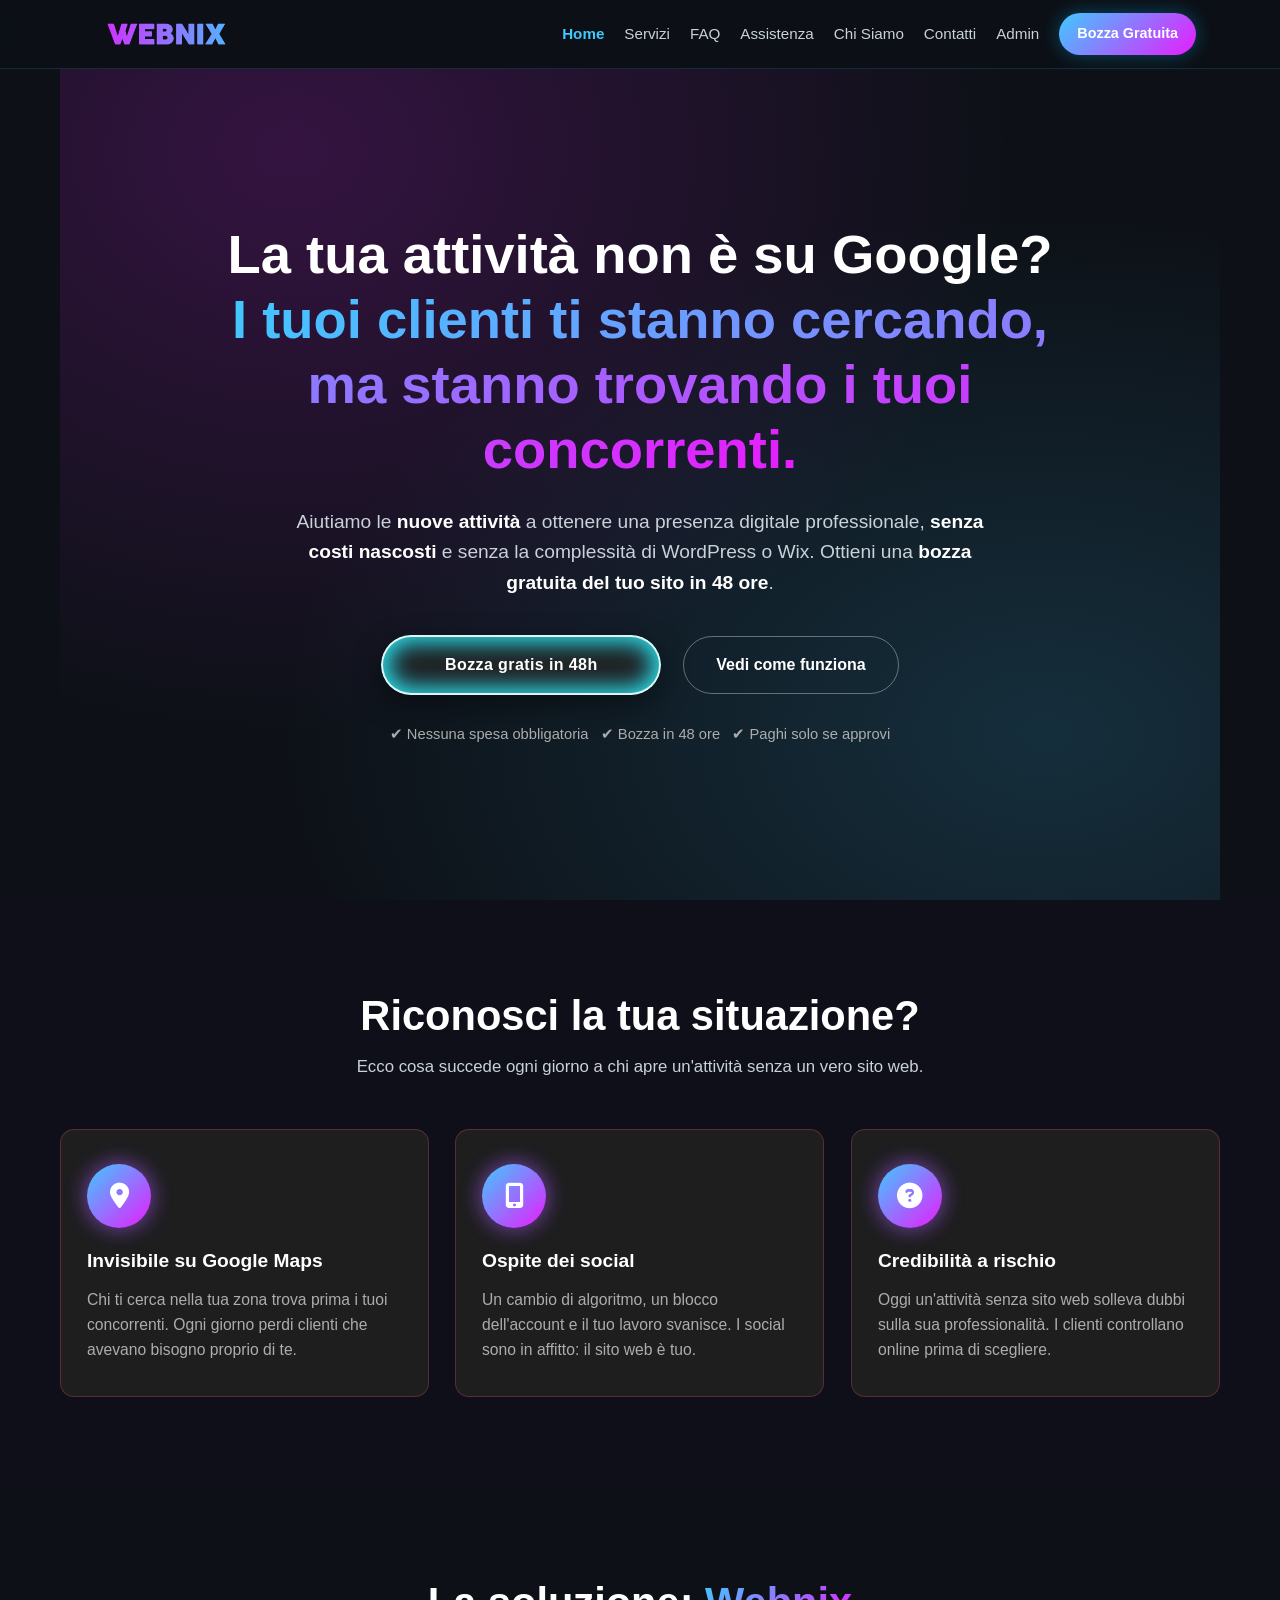
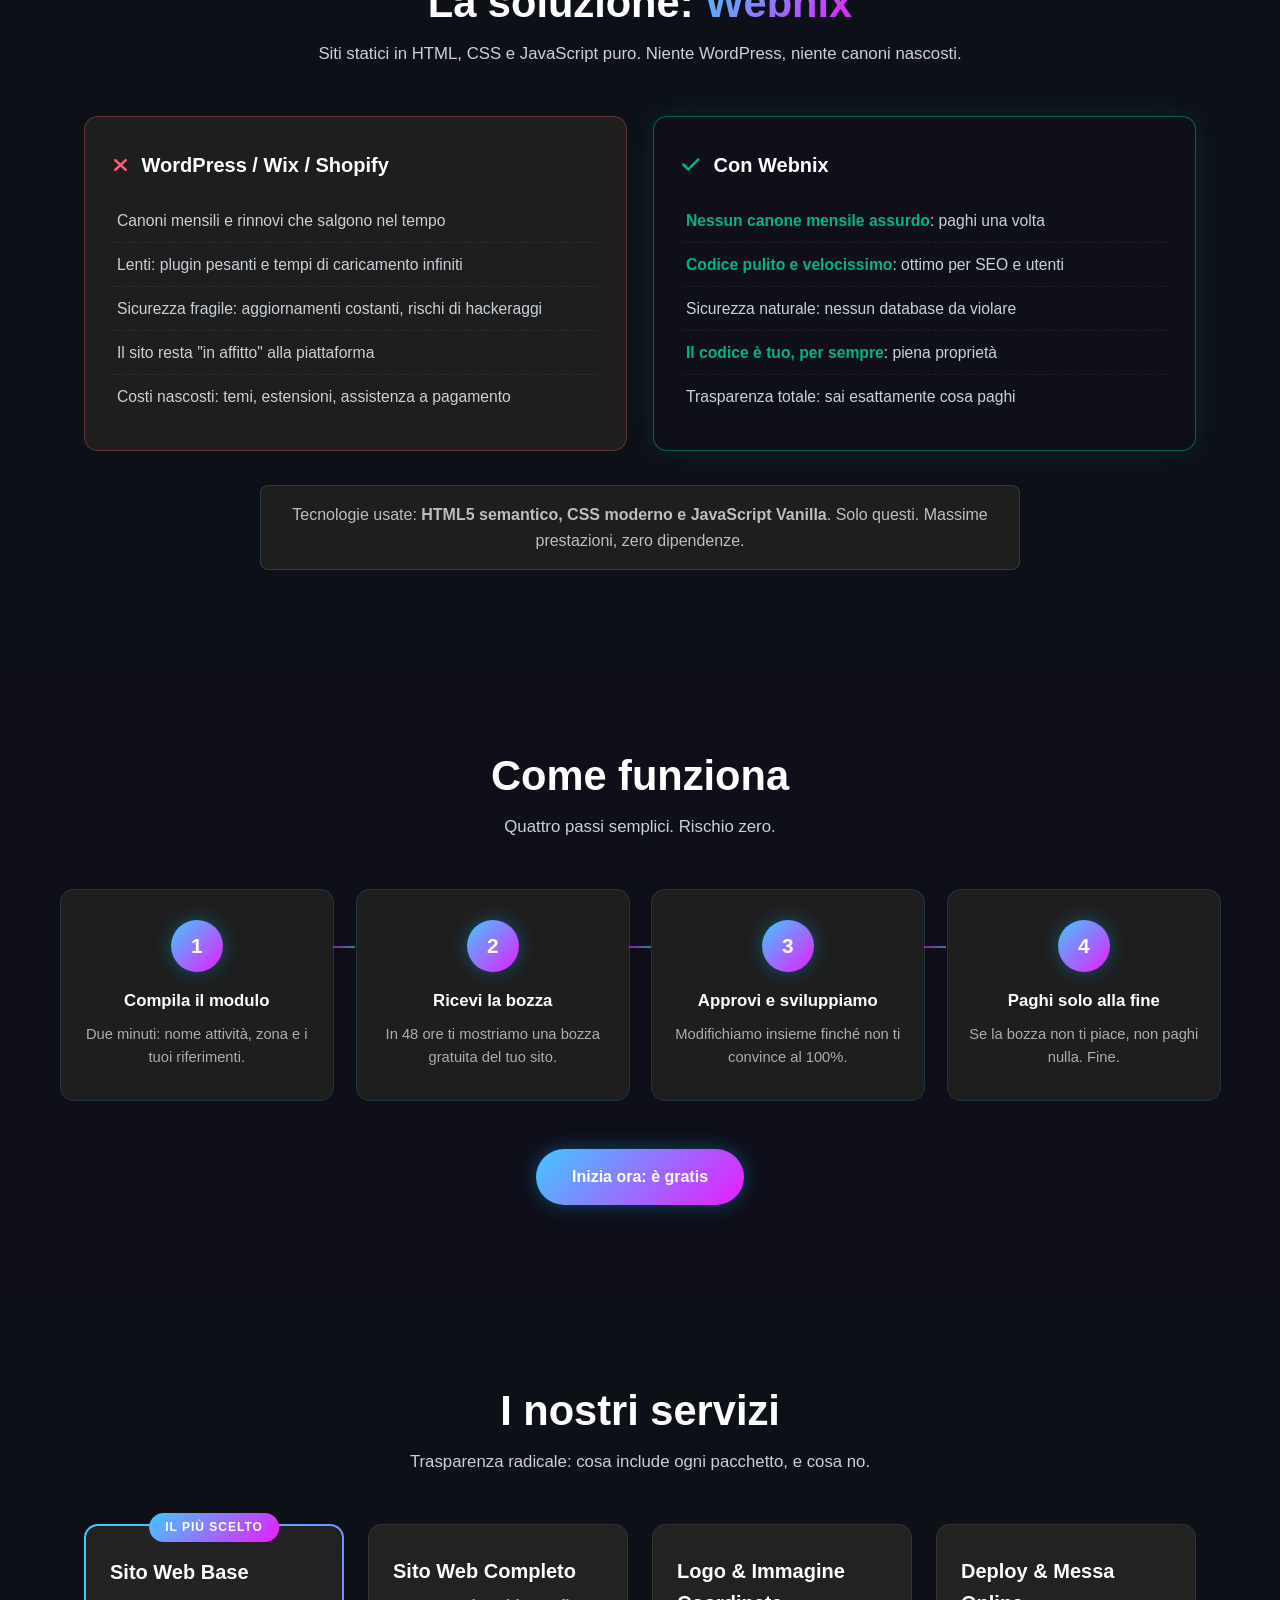
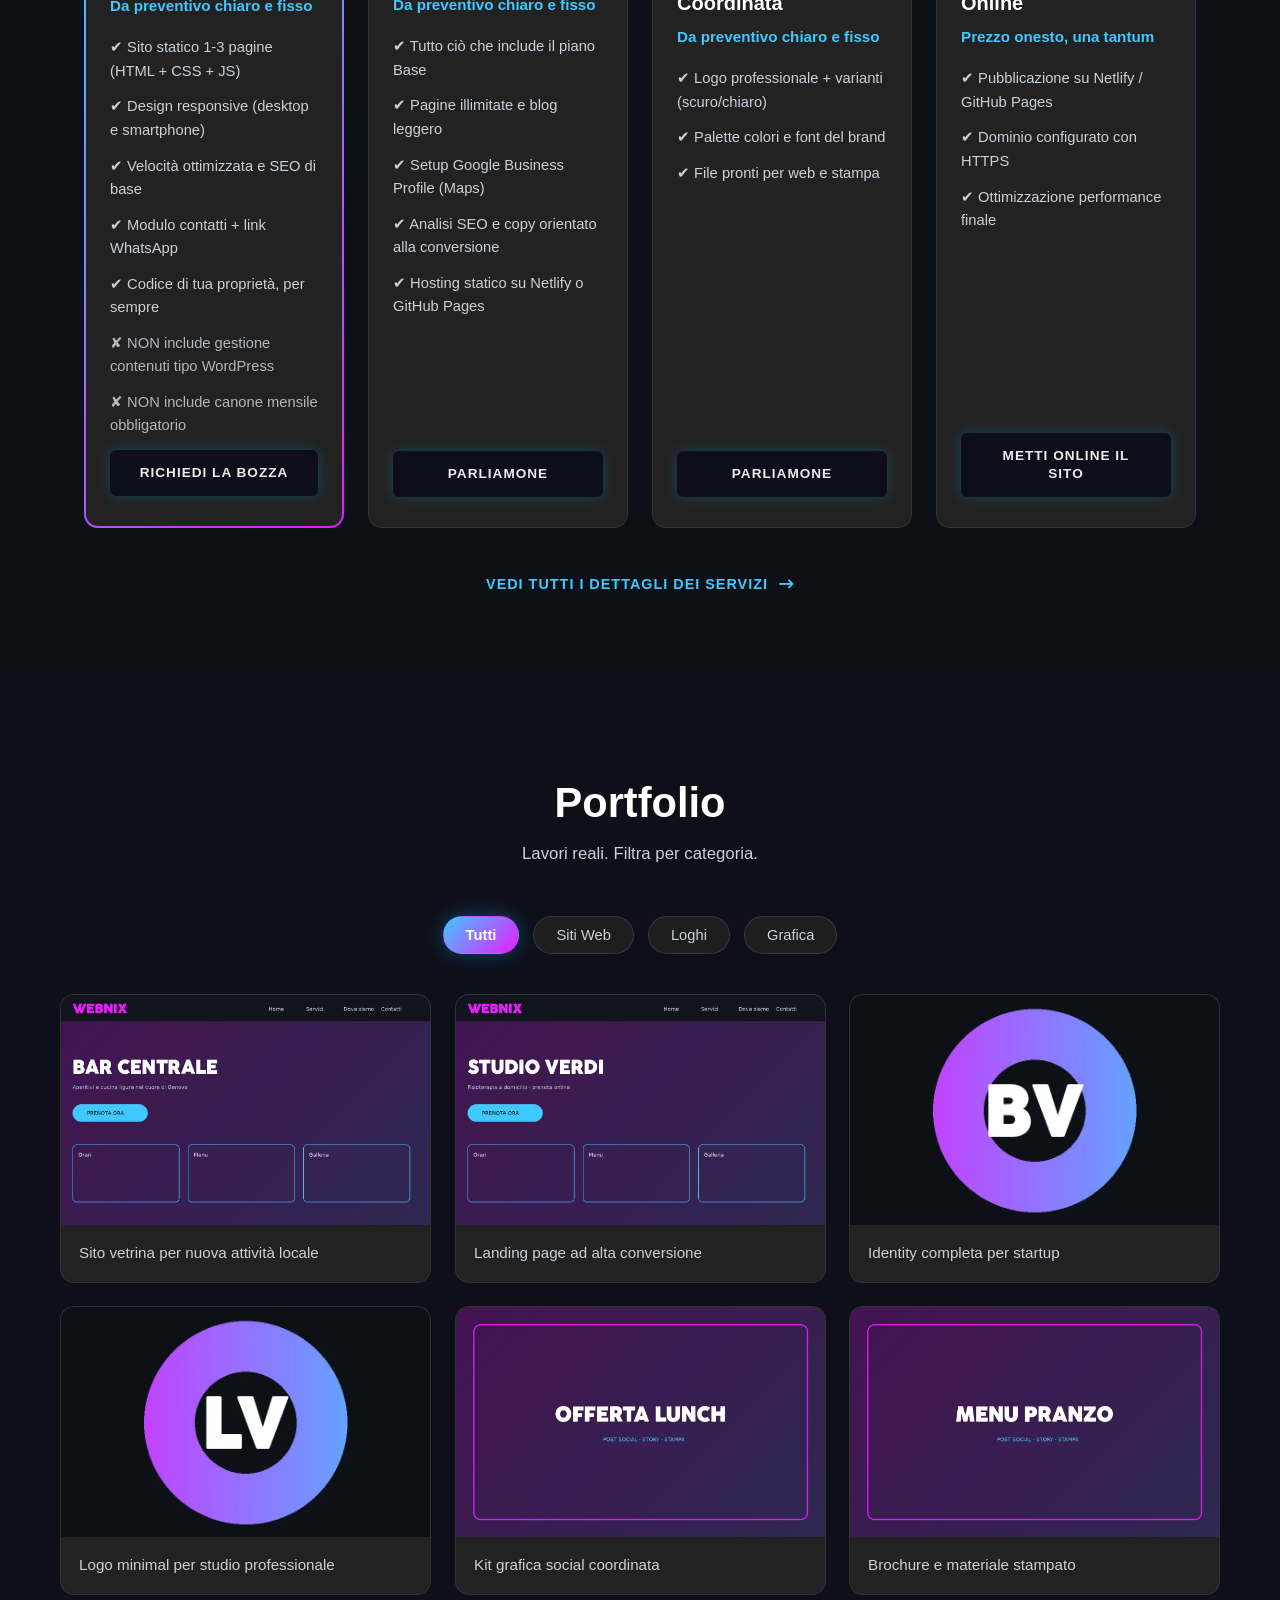
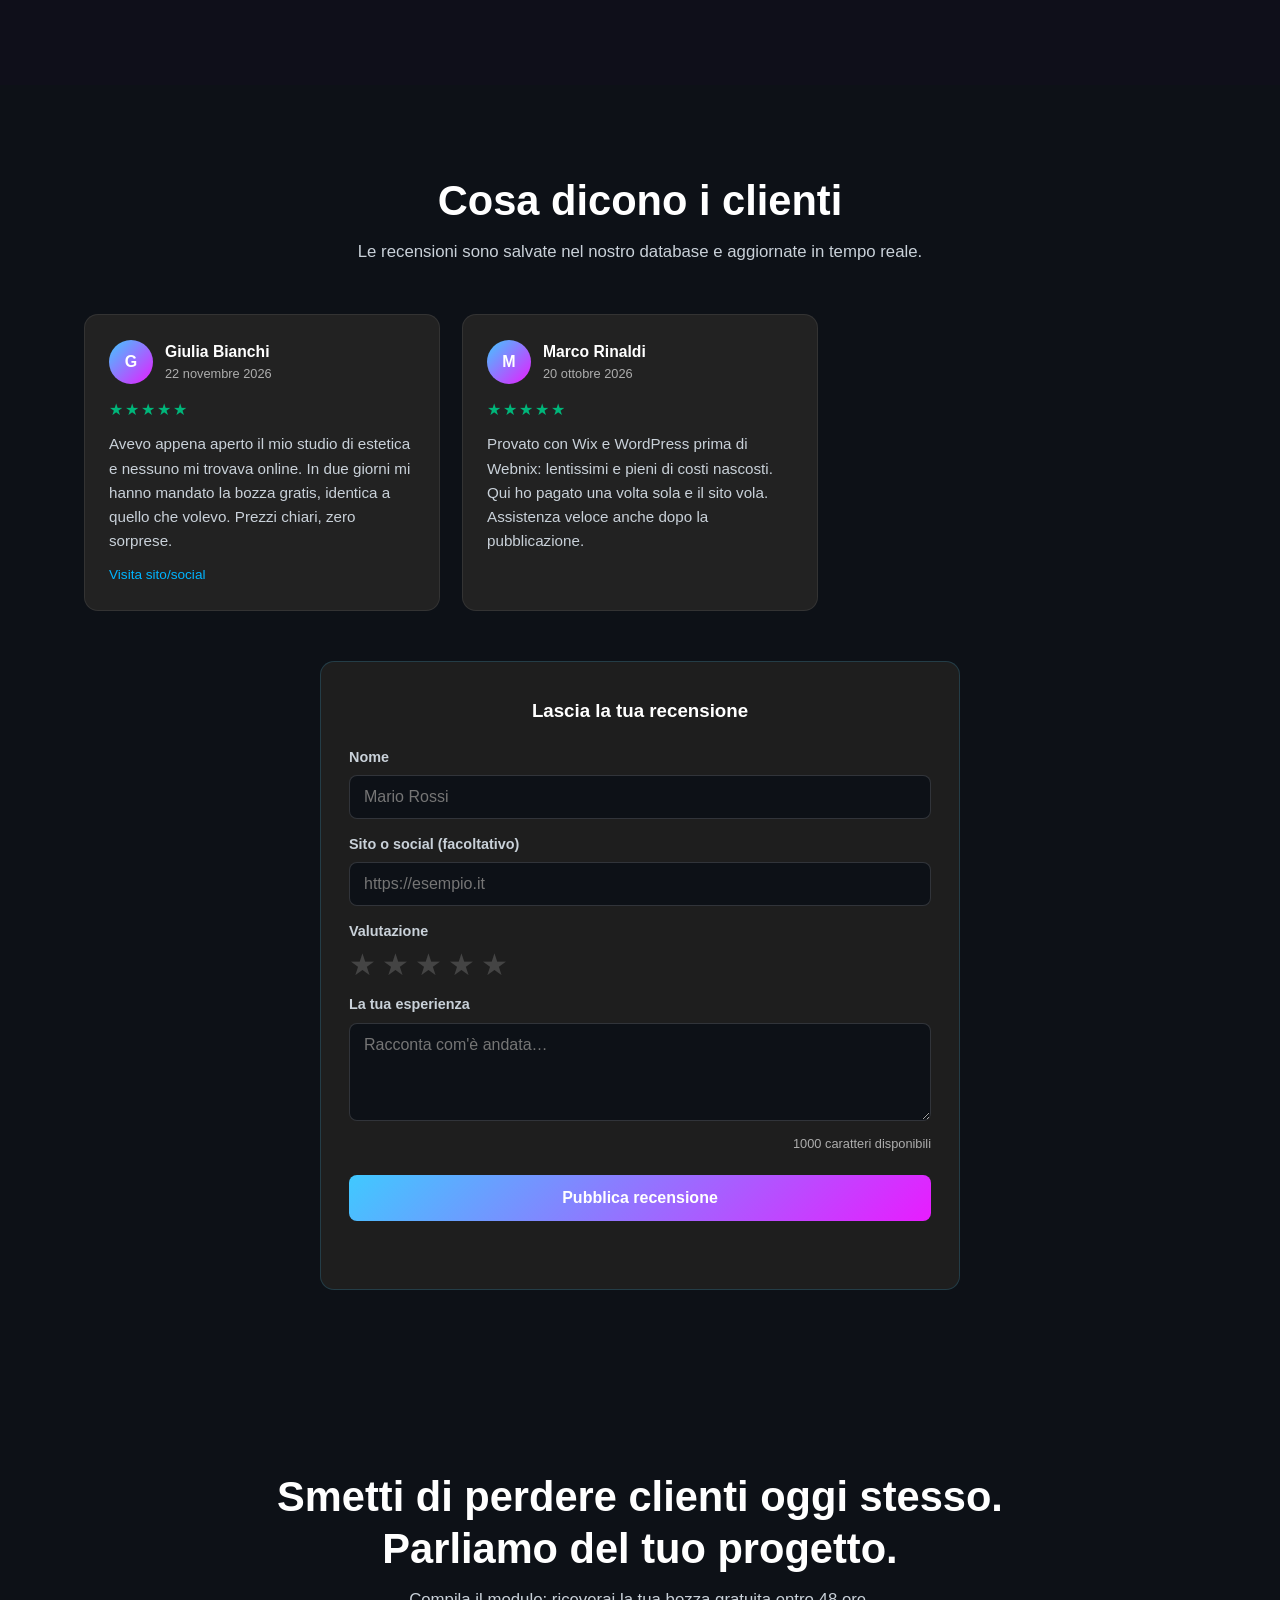
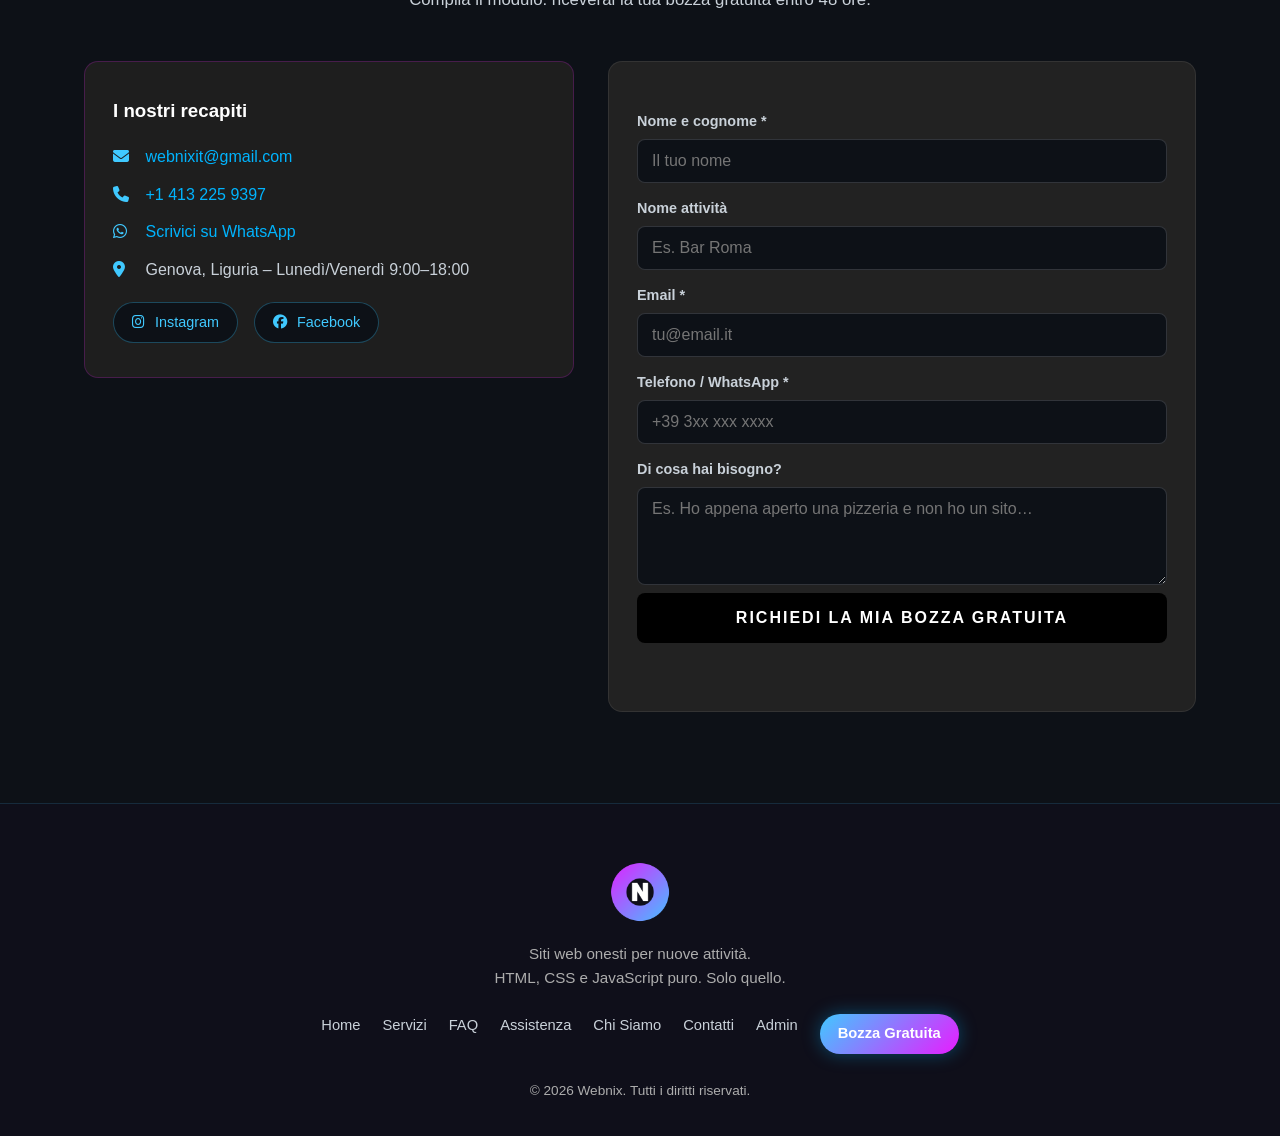
<file: index.html>
<!DOCTYPE html>
<html lang="it">
<head>
  <meta charset="UTF-8">
  <meta name="viewport" content="width=device-width, initial-scale=1.0">
  <title>Webnix | Siti Web per Nuove Attività – Bozza Gratuita in 48 Ore</title>
  <meta name="description" content="La tua attività non è su Google? Webnix crea siti web professionali per nuove attività, senza costi nascosti e senza WordPress. Bozza gratuita in 48 ore, paghi solo se ti piace.">
  <meta property="og:title" content="Webnix | Il tuo sito web professionale in 48 ore">
  <meta property="og:description" content="Bozza gratuita in 48 ore. Paghi solo se ti piace. Nessun canone mensile assurdo.">
  <meta property="og:type" content="website">
  <meta property="og:url" content="https://webnix.it">
  <link rel="icon" href="favicon.ico">
  <link rel="stylesheet" href="style.css">
  <!-- Font Awesome: unico uso di classi esterne (marker tecnici fa-solid / fa-brands) -->
  <link rel="stylesheet" href="https://cdnjs.cloudflare.com/ajax/libs/font-awesome/6.5.2/css/all.min.css">

  <!-- Dati strutturati Schema.org (SEO locale) -->
  <script type="application/ld+json">
  {
    "@context": "https://schema.org",
    "@type": "LocalBusiness",
    "name": "Webnix Digital Agency",
    "email": "webnixit@gmail.com",
    "telephone": "+14132259397",
    "url": "https://webnix.it",
    "address": {
      "@type": "PostalAddress",
      "addressLocality": "Genova",
      "addressRegion": "Liguria",
      "addressCountry": "IT"
    },
    "openingHoursSpecification": {
      "@type": "OpeningHoursSpecification",
      "dayOfWeek": ["Monday", "Tuesday", "Wednesday", "Thursday", "Friday"],
      "opens": "09:00",
      "closes": "18:00"
    },
    "sameAs": [
      "https://www.instagram.com/webnix.it",
      "https://www.facebook.com/people/Webnix-Digital-Agency/61582890411506/"
    ]
  }
  </script>
</head>
<body>

  <!-- ============ LOADER GLOBALE ============ -->
  <div id="global-loader2" aria-hidden="true">
    <div id="loader2-anello">
      <div id="loader2-cerchio">
        <span id="loader2-brand">WEBNIX</span>
        <span id="loader2-tag">DIGITAL AGENCY</span>
      </div>
    </div>
    <p id="loader2-testo">Caricamento in corso...</p>
    <div id="loader2-barra"><span id="loader2-progresso"></span></div>
  </div>

  <!-- ============ OVERLAY MENU MOBILE ============ -->
  <div id="menu-overlay"></div>

  <!-- ============ HEADER / NAV (fisso) ============ -->
  <header id="header">
    <div id="header-inner">
      <a href="index.html" id="logo-link" aria-label="Webnix - torna alla home">
        <img id="logo-img" src="loghi/WEBNIX.png" alt="Logo Webnix">
      </a>
      <nav id="nav-desktop" aria-label="Navigazione principale">
        <a href="index.html" id="link-home">Home</a>
        <a href="servizi.html" id="link-servizi">Servizi</a>
        <a href="faq.html" id="link-faq">FAQ</a>
        <a href="assistenza.html" id="link-assistenza">Assistenza</a>
        <a href="chi-siamo.html" id="link-chisiamo">Chi Siamo</a>
        <a href="contatti.html" id="link-contatti">Contatti</a>
        <a href="admin.html" id="link-admin">Admin</a>
        <a href="index.html#contatti" id="nav-cta">Bozza Gratuita</a>
      </nav>
      <button id="menu-toggle" aria-label="Apri menu" aria-expanded="false">
        <span id="hamburger"></span>
      </button>
    </div>
  </header>

  <!-- ============ DRAWER MOBILE ============ -->
  <nav id="nav-mobile" aria-label="Navigazione mobile">
    <a href="index.html"><i class="fa-solid fa-house" aria-hidden="true"></i> Home</a>
    <a href="servizi.html"><i class="fa-solid fa-briefcase" aria-hidden="true"></i> Servizi</a>
    <a href="faq.html"><i class="fa-solid fa-circle-question" aria-hidden="true"></i> FAQ</a>
    <a href="assistenza.html"><i class="fa-solid fa-screwdriver-wrench" aria-hidden="true"></i> Assistenza</a>
    <a href="chi-siamo.html"><i class="fa-solid fa-users" aria-hidden="true"></i> Chi Siamo</a>
    <a href="contatti.html"><i class="fa-solid fa-envelope" aria-hidden="true"></i> Contatti</a>
    <a href="admin.html"><i class="fa-solid fa-lock" aria-hidden="true"></i> Admin</a>
    <a href="index.html#contatti" id="nav-mobile-cta">Bozza Gratuita</a>
  </nav>

  <main>

    <!-- ============ 1. HERO (full-bleed a tutto schermo) ============ -->
    <section id="hero">
      <div id="hero-content">
        <h1 id="hero-title">La tua attività non è su Google?<br>
          <span id="hero-highlight">I tuoi clienti ti stanno cercando,<br>ma stanno trovando i tuoi concorrenti.</span>
        </h1>
        <p id="hero-sub">Aiutiamo le <strong>nuove attività</strong> a ottenere una presenza digitale professionale,
          <strong>senza costi nascosti</strong> e senza la complessità di WordPress o Wix.
          Ottieni una <strong>bozza gratuita del tuo sito in 48 ore</strong>.</p>
        <div id="hero-buttons">
          <a href="#contatti" id="bottone1">
            <span id="bottone1-layer1"></span>
            <span id="bottone1-layer2"></span>
            <span id="bottone1-layer3"></span>
            <span id="bottone1-testo-a">Bozza gratis in 48h</span>
            <span id="bottone1-testo-b">Bozza gratis in 48h →</span>
          </a>
          <a href="#come-funziona" id="bottone2">Vedi come funziona</a>
        </div>
        <p id="hero-trust">✔ Nessuna spesa obbligatoria &nbsp; ✔ Bozza in 48 ore &nbsp; ✔ Paghi solo se approvi</p>
      </div>
    </section>

    <!-- ============ 2. IL PROBLEMA ============ -->
    <section id="problema">
      <h2 id="titolo-problema">Riconosci la tua situazione?</h2>
      <p id="sottotitolo-problema">Ecco cosa succede ogni giorno a chi apre un'attività senza un vero sito web.</p>
      <div id="problema-grid">
        <article id="card-problema-1">
          <span id="icona-problema-1"><i class="fa-solid fa-location-dot" aria-hidden="true"></i></span>
          <h3>Invisibile su Google Maps</h3>
          <p>Chi ti cerca nella tua zona trova prima i tuoi concorrenti. Ogni giorno perdi clienti che avevano bisogno proprio di te.</p>
        </article>
        <article id="card-problema-2">
          <span id="icona-problema-2"><i class="fa-solid fa-mobile-screen-button" aria-hidden="true"></i></span>
          <h3>Ospite dei social</h3>
          <p>Un cambio di algoritmo, un blocco dell'account e il tuo lavoro svanisce. I social sono in affitto: il sito web è tuo.</p>
        </article>
        <article id="card-problema-3">
          <span id="icona-problema-3"><i class="fa-solid fa-circle-question" aria-hidden="true"></i></span>
          <h3>Credibilità a rischio</h3>
          <p>Oggi un'attività senza sito web solleva dubbi sulla sua professionalità. I clienti controllano online prima di scegliere.</p>
        </article>
      </div>
    </section>

    <!-- ============ 3. LA SOLUZIONE ============ -->
    <section id="soluzione">
      <h2 id="titolo-soluzione">La soluzione: <span id="soluzione-brand">Webnix</span></h2>
      <p id="sottotitolo-soluzione">Siti statici in HTML, CSS e JavaScript puro. Niente WordPress, niente canoni nascosti.</p>
      <div id="confronto">
        <div id="confronto-altri">
          <h3><i class="fa-solid fa-xmark" aria-hidden="true"></i> WordPress / Wix / Shopify</h3>
          <ul>
            <li>Canoni mensili e rinnovi che salgono nel tempo</li>
            <li>Lenti: plugin pesanti e tempi di caricamento infiniti</li>
            <li>Sicurezza fragile: aggiornamenti costanti, rischi di hackeraggi</li>
            <li>Il sito resta "in affitto" alla piattaforma</li>
            <li>Costi nascosti: temi, estensioni, assistenza a pagamento</li>
          </ul>
        </div>
        <div id="confronto-noi">
          <h3><i class="fa-solid fa-check" aria-hidden="true"></i> Con Webnix</h3>
          <ul>
            <li><strong>Nessun canone mensile assurdo</strong>: paghi una volta</li>
            <li><strong>Codice pulito e velocissimo</strong>: ottimo per SEO e utenti</li>
            <li>Sicurezza naturale: nessun database da violare</li>
            <li><strong>Il codice è tuo, per sempre</strong>: piena proprietà</li>
            <li>Trasparenza totale: sai esattamente cosa paghi</li>
          </ul>
        </div>
      </div>
      <p id="soluzione-note">Tecnologie usate: <strong>HTML5 semantico, CSS moderno e JavaScript Vanilla</strong>. Solo questi. Massime prestazioni, zero dipendenze.</p>
    </section>

    <!-- ============ 4. COME FUNZIONA ============ -->
    <section id="come-funziona">
      <h2 id="titolo-comefunziona">Come funziona</h2>
      <p id="sottotitolo-comefunziona">Quattro passi semplici. Rischio zero.</p>
      <div id="timeline">
        <div id="step-1">
          <span id="step-num-1">1</span>
          <h3>Compila il modulo</h3>
          <p>Due minuti: nome attività, zona e i tuoi riferimenti.</p>
        </div>
        <div id="step-2">
          <span id="step-num-2">2</span>
          <h3>Ricevi la bozza</h3>
          <p>In 48 ore ti mostriamo una bozza gratuita del tuo sito.</p>
        </div>
        <div id="step-3">
          <span id="step-num-3">3</span>
          <h3>Approvi e sviluppiamo</h3>
          <p>Modifichiamo insieme finché non ti convince al 100%.</p>
        </div>
        <div id="step-4">
          <span id="step-num-4">4</span>
          <h3>Paghi solo alla fine</h3>
          <p>Se la bozza non ti piace, non paghi nulla. Fine.</p>
        </div>
      </div>
      <a href="#contatti" id="bottone-timeline">Inizia ora: è gratis</a>
    </section>

    <!-- ============ 5. SERVIZI ============ -->
    <section id="servizi">
      <h2 id="titolo-servizi">I nostri servizi</h2>
      <p id="sottotitolo-servizi">Trasparenza radicale: cosa include ogni pacchetto, e cosa no.</p>
      <div id="servizi-grid">

        <article id="card-servizio-base">
          <span id="badge-piu-scelto">Il più scelto</span>
          <h3>Sito Web Base</h3>
          <p id="servizio-base-prezzo">Da preventivo chiaro e fisso</p>
          <ul id="lista-include-1">
            <li>✔ Sito statico 1-3 pagine (HTML + CSS + JS)</li>
            <li>✔ Design responsive (desktop e smartphone)</li>
            <li>✔ Velocità ottimizzata e SEO di base</li>
            <li>✔ Modulo contatti + link WhatsApp</li>
            <li>✔ Codice di tua proprietà, per sempre</li>
          </ul>
          <ul id="lista-esclude-2" data-lista="esclude">
            <li>✘ NON include gestione contenuti tipo WordPress</li>
            <li>✘ NON include canone mensile obbligatorio</li>
          </ul>
          <a href="contatti.html" id="btn-servizio-base">Richiedi la bozza</a>
        </article>

        <article id="card-servizio-completo">
          <h3>Sito Web Completo</h3>
          <p id="servizio-completo-prezzo">Da preventivo chiaro e fisso</p>
          <ul id="lista-include-3">
            <li>✔ Tutto ciò che include il piano Base</li>
            <li>✔ Pagine illimitate e blog leggero</li>
            <li>✔ Setup Google Business Profile (Maps)</li>
            <li>✔ Analisi SEO e copy orientato alla conversione</li>
            <li>✔ Hosting statico su Netlify o GitHub Pages</li>
          </ul>
          <a href="contatti.html" id="btn-servizio-completo">Parliamone</a>
        </article>

        <article id="card-servizio-brand">
          <h3>Logo & Immagine Coordinata</h3>
          <p id="servizio-brand-prezzo">Da preventivo chiaro e fisso</p>
          <ul id="lista-include-4">
            <li>✔ Logo professionale + varianti (scuro/chiaro)</li>
            <li>✔ Palette colori e font del brand</li>
            <li>✔ File pronti per web e stampa</li>
          </ul>
          <a href="contatti.html" id="btn-servizio-brand">Parliamone</a>
        </article>

        <article id="card-servizio-deploy">
          <h3>Deploy & Messa Online</h3>
          <p id="servizio-deploy-prezzo">Prezzo onesto, una tantum</p>
          <ul id="lista-include-5">
            <li>✔ Pubblicazione su Netlify / GitHub Pages</li>
            <li>✔ Dominio configurato con HTTPS</li>
            <li>✔ Ottimizzazione performance finale</li>
          </ul>
          <a href="contatti.html" id="btn-servizio-deploy">Metti online il sito</a>
        </article>

      </div>
      <p id="servizi-more"><a href="servizi.html">VEDI TUTTI I DETTAGLI DEI SERVIZI <i class="fa-solid fa-arrow-right-long" aria-hidden="true"></i></a></p>
    </section>

    <!-- ============ 6. PORTFOLIO ============ -->
    <section id="portfolio">
      <h2 id="titolo-portfolio">Portfolio</h2>
      <p id="sottotitolo-portfolio">Lavori reali. Filtra per categoria.</p>
      <div id="filtri-portfolio">
        <button id="filtro-tutti" data-filtro="tutti" attivo="si">Tutti</button>
        <button id="filtro-siti" data-filtro="siti">Siti Web</button>
        <button id="filtro-loghi" data-filtro="loghi">Loghi</button>
        <button id="filtro-grafica" data-filtro="grafica">Grafica</button>
      </div>
      <div id="portfolio-grid">
        <figure id="work-1" data-categoria="siti">
          <img id="img-work-1" src="assets/images/portfolio-sito-1.webp" alt="Screenshot di un sito web realizzato da Webnix" loading="lazy">
          <figcaption>Sito vetrina per nuova attività locale</figcaption>
        </figure>
        <figure id="work-2" data-categoria="siti">
          <img id="img-work-2" src="assets/images/portfolio-sito-2.webp" alt="Landing page responsive realizzata da Webnix" loading="lazy">
          <figcaption>Landing page ad alta conversione</figcaption>
        </figure>
        <figure id="work-3" data-categoria="loghi">
          <img id="img-work-3" src="assets/images/portfolio-logo-1.webp" alt="Logo progettato da Webnix" loading="lazy">
          <figcaption>Identity completa per startup</figcaption>
        </figure>
        <figure id="work-4" data-categoria="loghi">
          <img id="img-work-4" src="assets/images/portfolio-logo-2.webp" alt="Mark design realizzato da Webnix" loading="lazy">
          <figcaption>Logo minimal per studio professionale</figcaption>
        </figure>
        <figure id="work-5" data-categoria="grafica">
          <img id="img-work-5" src="assets/images/portfolio-grafica-1.webp" alt="Grafica social realizzata da Webnix" loading="lazy">
          <figcaption>Kit grafica social coordinata</figcaption>
        </figure>
        <figure id="work-6" data-categoria="grafica">
          <img id="img-work-6" src="assets/images/portfolio-grafica-2.webp" alt="Brochure stampata progettata da Webnix" loading="lazy">
          <figcaption>Brochure e materiale stampato</figcaption>
        </figure>
      </div>
    </section>

    <!-- ============ 7. RECENSIONI ============ -->
    <section id="recensioni">
      <h2 id="titolo-recensioni">Cosa dicono i clienti</h2>
      <p id="sottotitolo-recensioni">Le recensioni sono salvate nel nostro database e aggiornate in tempo reale.</p>

      <div id="recensioni-loader" hidden>Caricamento recensioni…</div>
      <div id="recensioni-vuote" hidden>Nessuna recensione ancora. Lascia per primo la tua!</div>

      <div id="lista-recensioni"><!-- Riempiuto da script.js --></div>

      <!-- Form per lasciare una recensione -->
      <form id="form-recensione" novalidate>
        <h3>Lascia la tua recensione</h3>
        <label for="rev-nome">Nome</label>
        <input type="text" id="rev-nome" name="nome" placeholder="Mario Rossi" maxlength="60" required>

        <label for="rev-url">Sito o social (facoltativo)</label>
        <input type="url" id="rev-url" name="url" placeholder="https://esempio.it">

        <label id="rev-stelle-label">Valutazione</label>
        <div id="rev-stelle" role="radiogroup" aria-label="Numero di stelle">
          <button type="button" id="stella-1" data-valore="1" aria-label="1 stella">★</button>
          <button type="button" id="stella-2" data-valore="2" aria-label="2 stelle">★</button>
          <button type="button" id="stella-3" data-valore="3" aria-label="3 stelle">★</button>
          <button type="button" id="stella-4" data-valore="4" aria-label="4 stelle">★</button>
          <button type="button" id="stella-5" data-valore="5" aria-label="5 stelle">★</button>
        </div>

        <label for="rev-testo">La tua esperienza</label>
        <textarea id="rev-testo" name="testo" rows="4" maxlength="1000" placeholder="Racconta com'è andata…" required></textarea>
        <p id="rev-contatore">1000 caratteri disponibili</p>

        <button type="submit" id="rev-submit">Pubblica recensione</button>
        <p id="rev-feedback" role="status"></p>
      </form>
    </section>

    <!-- ============ 8. CONTATTI / CTA FINALE ============ -->
    <section id="contatti">
      <h2 id="titolo-contatti">Smetti di perdere clienti oggi stesso.<br>Parliamo del tuo progetto.</h2>
      <p id="sottotitolo-contatti">Compila il modulo: riceverai la tua bozza gratuita entro 48 ore.</p>

      <div id="contatti-grid">
        <div id="contatti-info">
          <h3>I nostri recapiti</h3>
          <p><i class="fa-solid fa-envelope" aria-hidden="true"></i> <a href="mailto:webnixit@gmail.com">webnixit@gmail.com</a></p>
          <p><i class="fa-solid fa-phone" aria-hidden="true"></i> <a href="tel:+14132259397">+1 413 225 9397</a></p>
          <p><i class="fa-brands fa-whatsapp" aria-hidden="true"></i> <a href="https://wa.me/14132259397?text=Ciao%20Webnix!%20Vorrei%20la%20bozza%20gratuita%20del%20mio%20sito." target="_blank" rel="noopener">Scrivici su WhatsApp</a></p>
          <p><i class="fa-solid fa-location-dot" aria-hidden="true"></i> Genova, Liguria – Lunedì/Venerdì 9:00–18:00</p>
          <div id="social-links">
            <a href="https://www.instagram.com/webnix.it" target="_blank" rel="noopener" aria-label="Instagram Webnix"><i class="fa-brands fa-instagram" aria-hidden="true"></i> Instagram</a>
            <a href="https://www.facebook.com/people/Webnix-Digital-Agency/61582890411506/" target="_blank" rel="noopener" aria-label="Facebook Webnix"><i class="fa-brands fa-facebook" aria-hidden="true"></i> Facebook</a>
          </div>
        </div>

        <form id="form-contatti" novalidate>
          <label for="ct-nome">Nome e cognome *</label>
          <input type="text" id="ct-nome" name="nome" placeholder="Il tuo nome" required>

          <label for="ct-attivita">Nome attività</label>
          <input type="text" id="ct-attivita" name="attivita" placeholder="Es. Bar Roma">

          <label for="ct-email">Email *</label>
          <input type="email" id="ct-email" name="email" placeholder="tu@email.it" required>

          <label for="ct-telefono">Telefono / WhatsApp *</label>
          <input type="tel" id="ct-telefono" name="telefono" placeholder="+39 3xx xxx xxxx" required>

          <label for="ct-messaggio">Di cosa hai bisogno?</label>
          <textarea id="ct-messaggio" name="messaggio" rows="4" placeholder="Es. Ho appena aperto una pizzeria e non ho un sito…"></textarea>

          <button type="submit" id="glow-button">
            <span id="glow-top"></span>
            <span id="glow-bottom"></span>
            <span id="glow-left"></span>
            <span id="glow-right"></span>
            Richiedi la mia bozza gratuita
          </button>
          <p id="ct-feedback" role="status"></p>
        </form>
      </div>
    </section>

  </main>

  <!-- ============ FOOTER ============ -->
  <footer id="footer">
    <div id="footer-inner">
      <img id="footer-logo" src="loghi/WEBNIX-Simbolo.png" alt="Simbolo Webnix">
      <p id="footer-tagline">Siti web onesti per nuove attività.<br>HTML, CSS e JavaScript puro. Solo quello.</p>
      <nav id="footer-links" aria-label="Link footer">
        <a href="index.html">Home</a>
        <a href="servizi.html">Servizi</a>
        <a href="faq.html">FAQ</a>
        <a href="assistenza.html">Assistenza</a>
        <a href="chi-siamo.html">Chi Siamo</a>
        <a href="contatti.html">Contatti</a>
        <a href="admin.html">Admin</a>
        <a href="index.html#contatti">Bozza Gratuita</a>
      </nav>
      <p id="footer-copy">© 2026 Webnix. Tutti i diritti riservati.</p>
    </div>
  </footer>

  <!-- Firebase SDK (compat): caricato SOLO se config.js ha le chiavi vere compilate.
       Con HTML/CSS/JS puro, senza build step: un micro-script inline decide se
       iniettare i tag <script> di Firebase. Se non configurato, nessun download
       esterno e il sito resta 100% statico. -->
  <script>
    // Anticipa la lettura di config.js solo per i due tag Firebase
    fetch('config.js').then(function(r){return r.text();}).then(function(t){
      if (!/LA_TUA_API_KEY|IL_TUO_PROGETTO/.test(t)) {
        ['firebase-app-compat.js','firebase-database-compat.js'].forEach(function(f){
          var s=document.createElement('script');
          s.src='https://www.gstatic.com/firebasejs/10.12.5/'+f;
          document.head.appendChild(s);
        });
      }
    }).catch(function(){});
  </script>
  <script src="config.js" defer></script>
  <script src="script.js" defer></script>
</body>
</html>
</file>
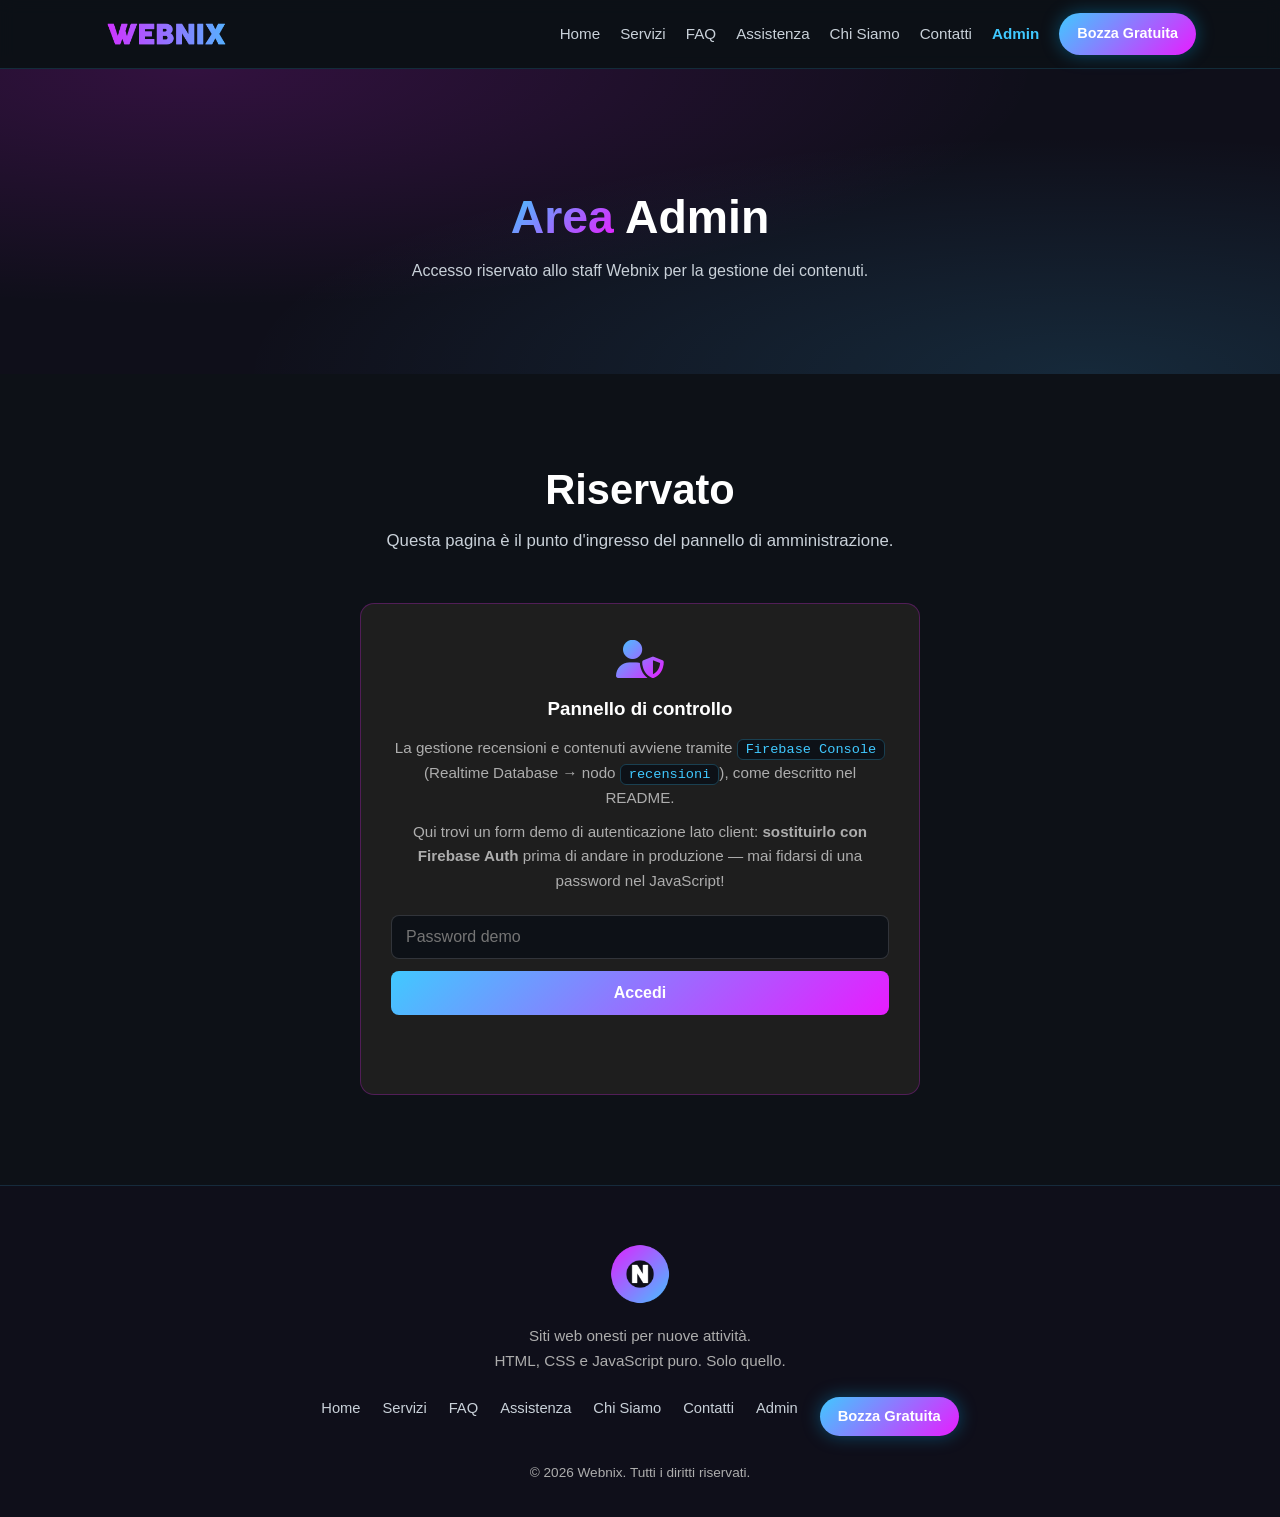
<file: admin.html>
<!DOCTYPE html>
<html lang="it">
<head>
  <meta charset="UTF-8">
  <meta name="viewport" content="width=device-width, initial-scale=1.0">
  <title>Admin | Area riservata | Webnix – Siti Web per Nuove Attività</title>
  <meta name="description" content="Accesso riservato al pannello di amministrazione Webnix.">
  <link rel="icon" href="favicon.ico">
  <link rel="stylesheet" href="style.css">
  <!-- Font Awesome: unico uso di classi esterne (marker tecnici fa-solid / fa-brands) -->
  <link rel="stylesheet" href="https://cdnjs.cloudflare.com/ajax/libs/font-awesome/6.5.2/css/all.min.css">
</head>
<body>

  <!-- ============ LOADER GLOBALE ============ -->
  <div id="global-loader2" aria-hidden="true">
    <div id="loader2-anello">
      <div id="loader2-cerchio">
        <span id="loader2-brand">WEBNIX</span>
        <span id="loader2-tag">DIGITAL AGENCY</span>
      </div>
    </div>
    <p id="loader2-testo">Caricamento in corso...</p>
    <div id="loader2-barra"><span id="loader2-progresso"></span></div>
  </div>

  <!-- ============ OVERLAY MENU MOBILE ============ -->
  <div id="menu-overlay"></div>

  <!-- ============ HEADER / NAV (fisso) ============ -->
  <header id="header">
    <div id="header-inner">
      <a href="index.html" id="logo-link" aria-label="Webnix - torna alla home">
        <img id="logo-img" src="loghi/WEBNIX.png" alt="Logo Webnix">
      </a>
      <nav id="nav-desktop" aria-label="Navigazione principale">
        <a href="index.html" id="link-home">Home</a>
        <a href="servizi.html" id="link-servizi">Servizi</a>
        <a href="faq.html" id="link-faq">FAQ</a>
        <a href="assistenza.html" id="link-assistenza">Assistenza</a>
        <a href="chi-siamo.html" id="link-chisiamo">Chi Siamo</a>
        <a href="contatti.html" id="link-contatti">Contatti</a>
        <a href="admin.html" id="link-admin">Admin</a>
        <a href="index.html#contatti" id="nav-cta">Bozza Gratuita</a>
      </nav>
      <button id="menu-toggle" aria-label="Apri menu" aria-expanded="false">
        <span id="hamburger"></span>
      </button>
    </div>
  </header>

  <!-- ============ DRAWER MOBILE ============ -->
  <nav id="nav-mobile" aria-label="Navigazione mobile">
    <a href="index.html"><i class="fa-solid fa-house" aria-hidden="true"></i> Home</a>
    <a href="servizi.html"><i class="fa-solid fa-briefcase" aria-hidden="true"></i> Servizi</a>
    <a href="faq.html"><i class="fa-solid fa-circle-question" aria-hidden="true"></i> FAQ</a>
    <a href="assistenza.html"><i class="fa-solid fa-screwdriver-wrench" aria-hidden="true"></i> Assistenza</a>
    <a href="chi-siamo.html"><i class="fa-solid fa-users" aria-hidden="true"></i> Chi Siamo</a>
    <a href="contatti.html"><i class="fa-solid fa-envelope" aria-hidden="true"></i> Contatti</a>
    <a href="admin.html"><i class="fa-solid fa-lock" aria-hidden="true"></i> Admin</a>
    <a href="index.html#contatti" id="nav-mobile-cta">Bozza Gratuita</a>
  </nav>

  <main>
    <!-- Hero pagina -->
    <section id="hero-page">
      <div>
        <h1><span id="hero-page-brand">Area</span> Admin</h1>
        <p>Accesso riservato allo staff Webnix per la gestione dei contenuti.</p>
      </div>
    </section>

    <!-- Box di accesso -->
    <section id="admin">
      <h2 id="titolo-admin">Riservato</h2>
      <p id="sottotitolo-admin">Questa pagina è il punto d'ingresso del pannello di amministrazione.</p>

      <div id="admin-box">
        <i class="fa-solid fa-user-shield" aria-hidden="true"></i>
        <h3>Pannello di controllo</h3>
        <p>La gestione recensioni e contenuti avviene tramite <code>Firebase Console</code>
           (Realtime Database → nodo <code>recensioni</code>), come descritto nel README.</p>
        <p>Qui trovi un form demo di autenticazione lato client: <strong>sostituirlo con Firebase Auth</strong>
           prima di andare in produzione — mai fidarsi di una password nel JavaScript!</p>

        <form id="admin-login" novalidate>
          <input type="password" id="admin-pass" placeholder="Password demo" autocomplete="current-password">
          <button type="submit" id="admin-entra">Accedi</button>
          <p id="admin-feedback" role="status"></p>
        </form>
      </div>
    </section>

    <script>
      // Demo locale: SOLO dimostrativa. In produzione usare Firebase Authentication.
      document.getElementById("admin-login").addEventListener("submit", function (e) {
        e.preventDefault();
        var fb = document.getElementById("admin-feedback");
        var pass = document.getElementById("admin-pass").value;
        if (pass === "webnix-demo") {
          fb.textContent = "Accesso demo riuscito. Configura Firebase Auth per l'accesso reale.";
          fb.setAttribute("stato", "ok");
        } else {
          fb.textContent = "Password errata (la demo accetta: webnix-demo).";
          fb.setAttribute("stato", "errore");
        }
      });
    </script>
  </main>

  <!-- ============ FOOTER ============ -->
  <footer id="footer">
    <div id="footer-inner">
      <img id="footer-logo" src="loghi/WEBNIX-Simbolo.png" alt="Simbolo Webnix">
      <p id="footer-tagline">Siti web onesti per nuove attività.<br>HTML, CSS e JavaScript puro. Solo quello.</p>
      <nav id="footer-links" aria-label="Link footer">
        <a href="index.html">Home</a>
        <a href="servizi.html">Servizi</a>
        <a href="faq.html">FAQ</a>
        <a href="assistenza.html">Assistenza</a>
        <a href="chi-siamo.html">Chi Siamo</a>
        <a href="contatti.html">Contatti</a>
        <a href="admin.html">Admin</a>
        <a href="index.html#contatti">Bozza Gratuita</a>
      </nav>
      <p id="footer-copy">© 2026 Webnix. Tutti i diritti riservati.</p>
    </div>
  </footer>

  <!-- Firebase SDK (compat): caricato SOLO se config.js ha le chiavi vere compilate -->
  <script>
    fetch('config.js').then(function(r){return r.text();}).then(function(t){
      if (!/LA_TUA_API_KEY|IL_TUO_PROGETTO/.test(t)) {
        ['firebase-app-compat.js','firebase-database-compat.js'].forEach(function(f){
          var s=document.createElement('script');
          s.src='https://www.gstatic.com/firebasejs/10.12.5/'+f;
          document.head.appendChild(s);
        });
      }
    }).catch(function(){});
  </script>
  <script src="config.js" defer></script>
  <script src="script.js" defer></script>
</body>
</html>
</file>
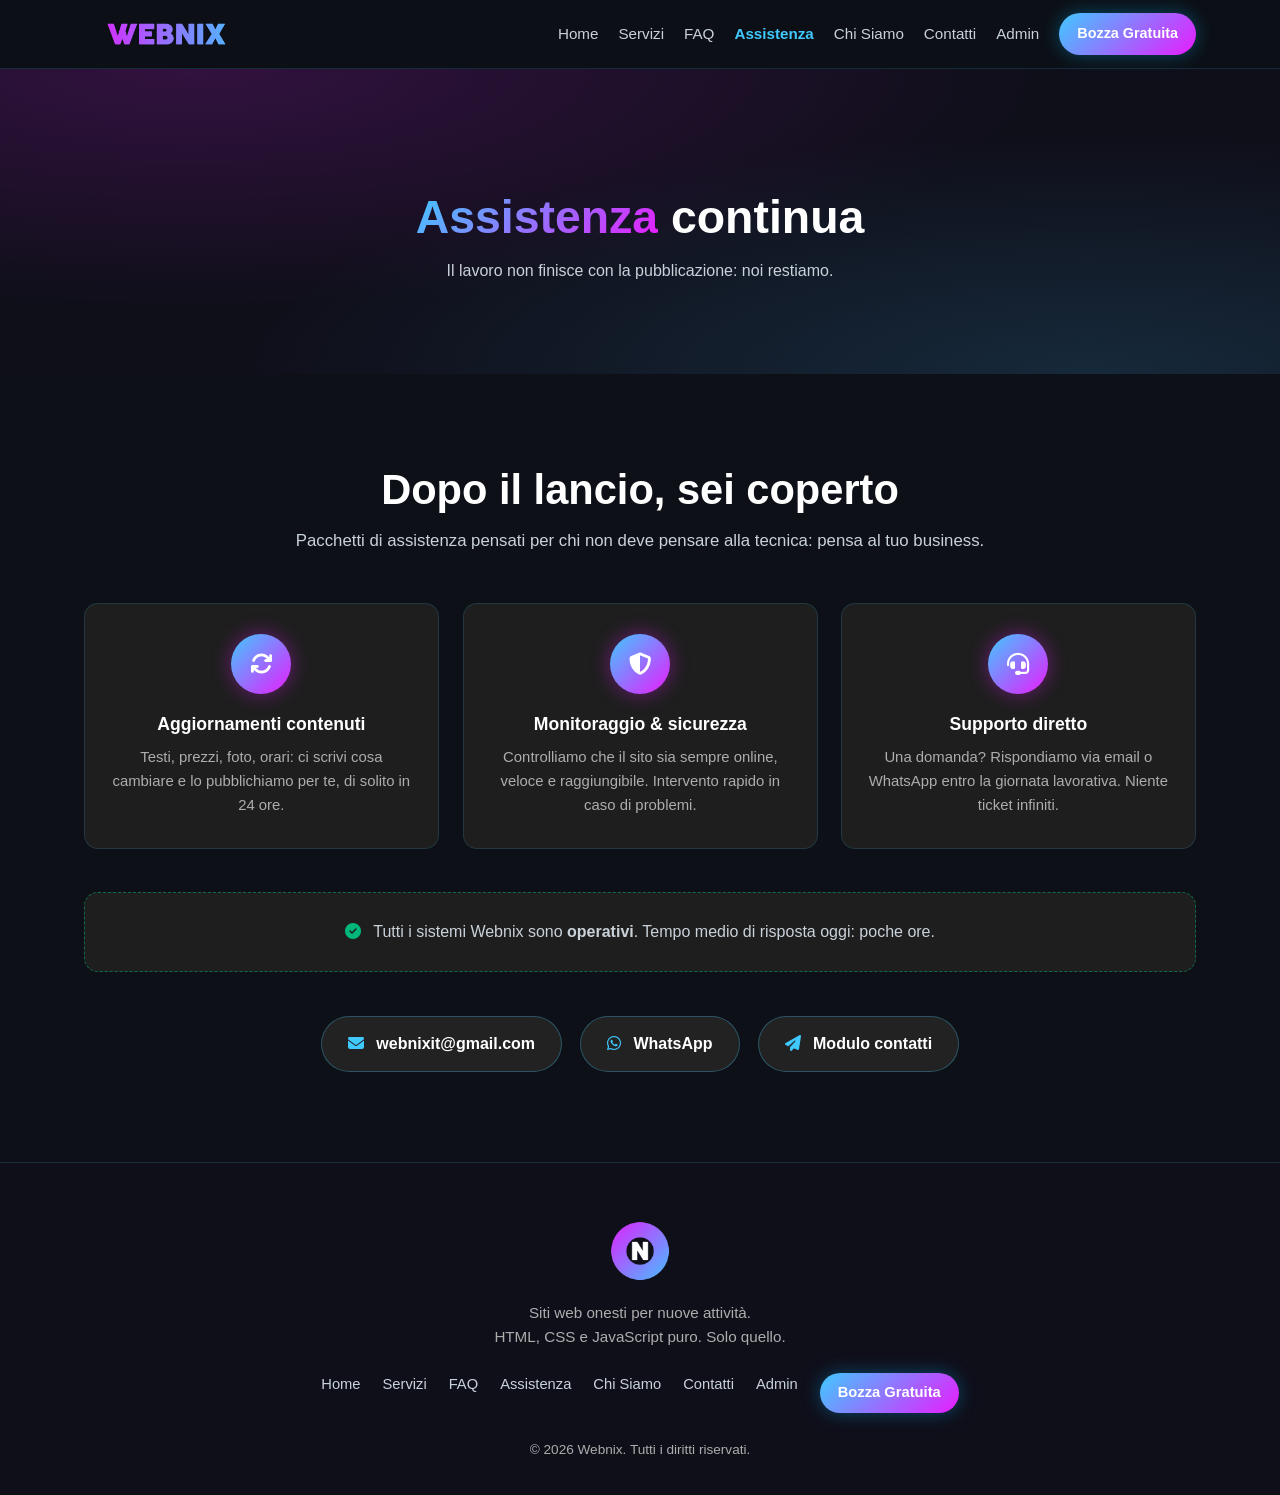
<file: assistenza.html>
<!DOCTYPE html>
<html lang="it">
<head>
  <meta charset="UTF-8">
  <meta name="viewport" content="width=device-width, initial-scale=1.0">
  <title>Assistenza | Supporto continuo | Webnix – Siti Web per Nuove Attività</title>
  <meta name="description" content="Aggiornamenti contenuti, monitoraggio e supporto diretto dopo la pubblicazione del tuo sito. Assistenza Webnix in giornata.">
  <link rel="icon" href="favicon.ico">
  <link rel="stylesheet" href="style.css">
  <!-- Font Awesome: unico uso di classi esterne (marker tecnici fa-solid / fa-brands) -->
  <link rel="stylesheet" href="https://cdnjs.cloudflare.com/ajax/libs/font-awesome/6.5.2/css/all.min.css">
</head>
<body>

  <!-- ============ LOADER GLOBALE ============ -->
  <div id="global-loader2" aria-hidden="true">
    <div id="loader2-anello">
      <div id="loader2-cerchio">
        <span id="loader2-brand">WEBNIX</span>
        <span id="loader2-tag">DIGITAL AGENCY</span>
      </div>
    </div>
    <p id="loader2-testo">Caricamento in corso...</p>
    <div id="loader2-barra"><span id="loader2-progresso"></span></div>
  </div>

  <!-- ============ OVERLAY MENU MOBILE ============ -->
  <div id="menu-overlay"></div>

  <!-- ============ HEADER / NAV (fisso) ============ -->
  <header id="header">
    <div id="header-inner">
      <a href="index.html" id="logo-link" aria-label="Webnix - torna alla home">
        <img id="logo-img" src="loghi/WEBNIX.png" alt="Logo Webnix">
      </a>
      <nav id="nav-desktop" aria-label="Navigazione principale">
        <a href="index.html" id="link-home">Home</a>
        <a href="servizi.html" id="link-servizi">Servizi</a>
        <a href="faq.html" id="link-faq">FAQ</a>
        <a href="assistenza.html" id="link-assistenza">Assistenza</a>
        <a href="chi-siamo.html" id="link-chisiamo">Chi Siamo</a>
        <a href="contatti.html" id="link-contatti">Contatti</a>
        <a href="admin.html" id="link-admin">Admin</a>
        <a href="index.html#contatti" id="nav-cta">Bozza Gratuita</a>
      </nav>
      <button id="menu-toggle" aria-label="Apri menu" aria-expanded="false">
        <span id="hamburger"></span>
      </button>
    </div>
  </header>

  <!-- ============ DRAWER MOBILE ============ -->
  <nav id="nav-mobile" aria-label="Navigazione mobile">
    <a href="index.html"><i class="fa-solid fa-house" aria-hidden="true"></i> Home</a>
    <a href="servizi.html"><i class="fa-solid fa-briefcase" aria-hidden="true"></i> Servizi</a>
    <a href="faq.html"><i class="fa-solid fa-circle-question" aria-hidden="true"></i> FAQ</a>
    <a href="assistenza.html"><i class="fa-solid fa-screwdriver-wrench" aria-hidden="true"></i> Assistenza</a>
    <a href="chi-siamo.html"><i class="fa-solid fa-users" aria-hidden="true"></i> Chi Siamo</a>
    <a href="contatti.html"><i class="fa-solid fa-envelope" aria-hidden="true"></i> Contatti</a>
    <a href="admin.html"><i class="fa-solid fa-lock" aria-hidden="true"></i> Admin</a>
    <a href="index.html#contatti" id="nav-mobile-cta">Bozza Gratuita</a>
  </nav>

  <main>
    <!-- Hero pagina -->
    <section id="hero-page">
      <div>
        <h1><span id="hero-page-brand">Assistenza</span> continua</h1>
        <p>Il lavoro non finisce con la pubblicazione: noi restiamo.</p>
      </div>
    </section>

    <!-- Cosa facciamo dopo il lancio -->
    <section id="assistenza">
      <h2 id="titolo-assistenza">Dopo il lancio, sei coperto</h2>
      <p id="sottotitolo-assistenza">Pacchetti di assistenza pensati per chi non deve pensare alla tecnica: pensa al tuo business.</p>

      <div id="assistenza-grid">
        <article id="card-assistenza-1">
          <span id="icona-assistenza-1"><i class="fa-solid fa-arrows-rotate" aria-hidden="true"></i></span>
          <h3>Aggiornamenti contenuti</h3>
          <p>Testi, prezzi, foto, orari: ci scrivi cosa cambiare e lo pubblichiamo per te, di solito in 24 ore.</p>
        </article>
        <article id="card-assistenza-2">
          <span id="icona-assistenza-2"><i class="fa-solid fa-shield-halved" aria-hidden="true"></i></span>
          <h3>Monitoraggio & sicurezza</h3>
          <p>Controlliamo che il sito sia sempre online, veloce e raggiungibile. Intervento rapido in caso di problemi.</p>
        </article>
        <article id="card-assistenza-3">
          <span id="icona-assistenza-3"><i class="fa-solid fa-headset" aria-hidden="true"></i></span>
          <h3>Supporto diretto</h3>
          <p>Una domanda? Rispondiamo via email o WhatsApp entro la giornata lavorativa. Niente ticket infiniti.</p>
        </article>
      </div>

      <!-- Stato del servizio (demo: verde = operativo) -->
      <div id="assistenza-stato">
        <p><i class="fa-solid fa-circle-check" aria-hidden="true"></i> Tutti i sistemi Webnix sono <strong>operativi</strong>. Tempo medio di risposta oggi: poche ore.</p>
      </div>

      <!-- Canali di assistenza -->
      <div id="assistenza-contatti">
        <a href="mailto:webnixit@gmail.com"><i class="fa-solid fa-envelope" aria-hidden="true"></i> webnixit@gmail.com</a>
        <a href="https://wa.me/14132259397?text=Ciao%20Webnix!%20Ho%20bisogno%20di%20assistenza." target="_blank" rel="noopener"><i class="fa-brands fa-whatsapp" aria-hidden="true"></i> WhatsApp</a>
        <a href="contatti.html"><i class="fa-solid fa-paper-plane" aria-hidden="true"></i> Modulo contatti</a>
      </div>
    </section>
  </main>

  <!-- ============ FOOTER ============ -->
  <footer id="footer">
    <div id="footer-inner">
      <img id="footer-logo" src="loghi/WEBNIX-Simbolo.png" alt="Simbolo Webnix">
      <p id="footer-tagline">Siti web onesti per nuove attività.<br>HTML, CSS e JavaScript puro. Solo quello.</p>
      <nav id="footer-links" aria-label="Link footer">
        <a href="index.html">Home</a>
        <a href="servizi.html">Servizi</a>
        <a href="faq.html">FAQ</a>
        <a href="assistenza.html">Assistenza</a>
        <a href="chi-siamo.html">Chi Siamo</a>
        <a href="contatti.html">Contatti</a>
        <a href="admin.html">Admin</a>
        <a href="index.html#contatti">Bozza Gratuita</a>
      </nav>
      <p id="footer-copy">© 2026 Webnix. Tutti i diritti riservati.</p>
    </div>
  </footer>

  <!-- Firebase SDK (compat): caricato SOLO se config.js ha le chiavi vere compilate -->
  <script>
    fetch('config.js').then(function(r){return r.text();}).then(function(t){
      if (!/LA_TUA_API_KEY|IL_TUO_PROGETTO/.test(t)) {
        ['firebase-app-compat.js','firebase-database-compat.js'].forEach(function(f){
          var s=document.createElement('script');
          s.src='https://www.gstatic.com/firebasejs/10.12.5/'+f;
          document.head.appendChild(s);
        });
      }
    }).catch(function(){});
  </script>
  <script src="config.js" defer></script>
  <script src="script.js" defer></script>
</body>
</html>
</file>
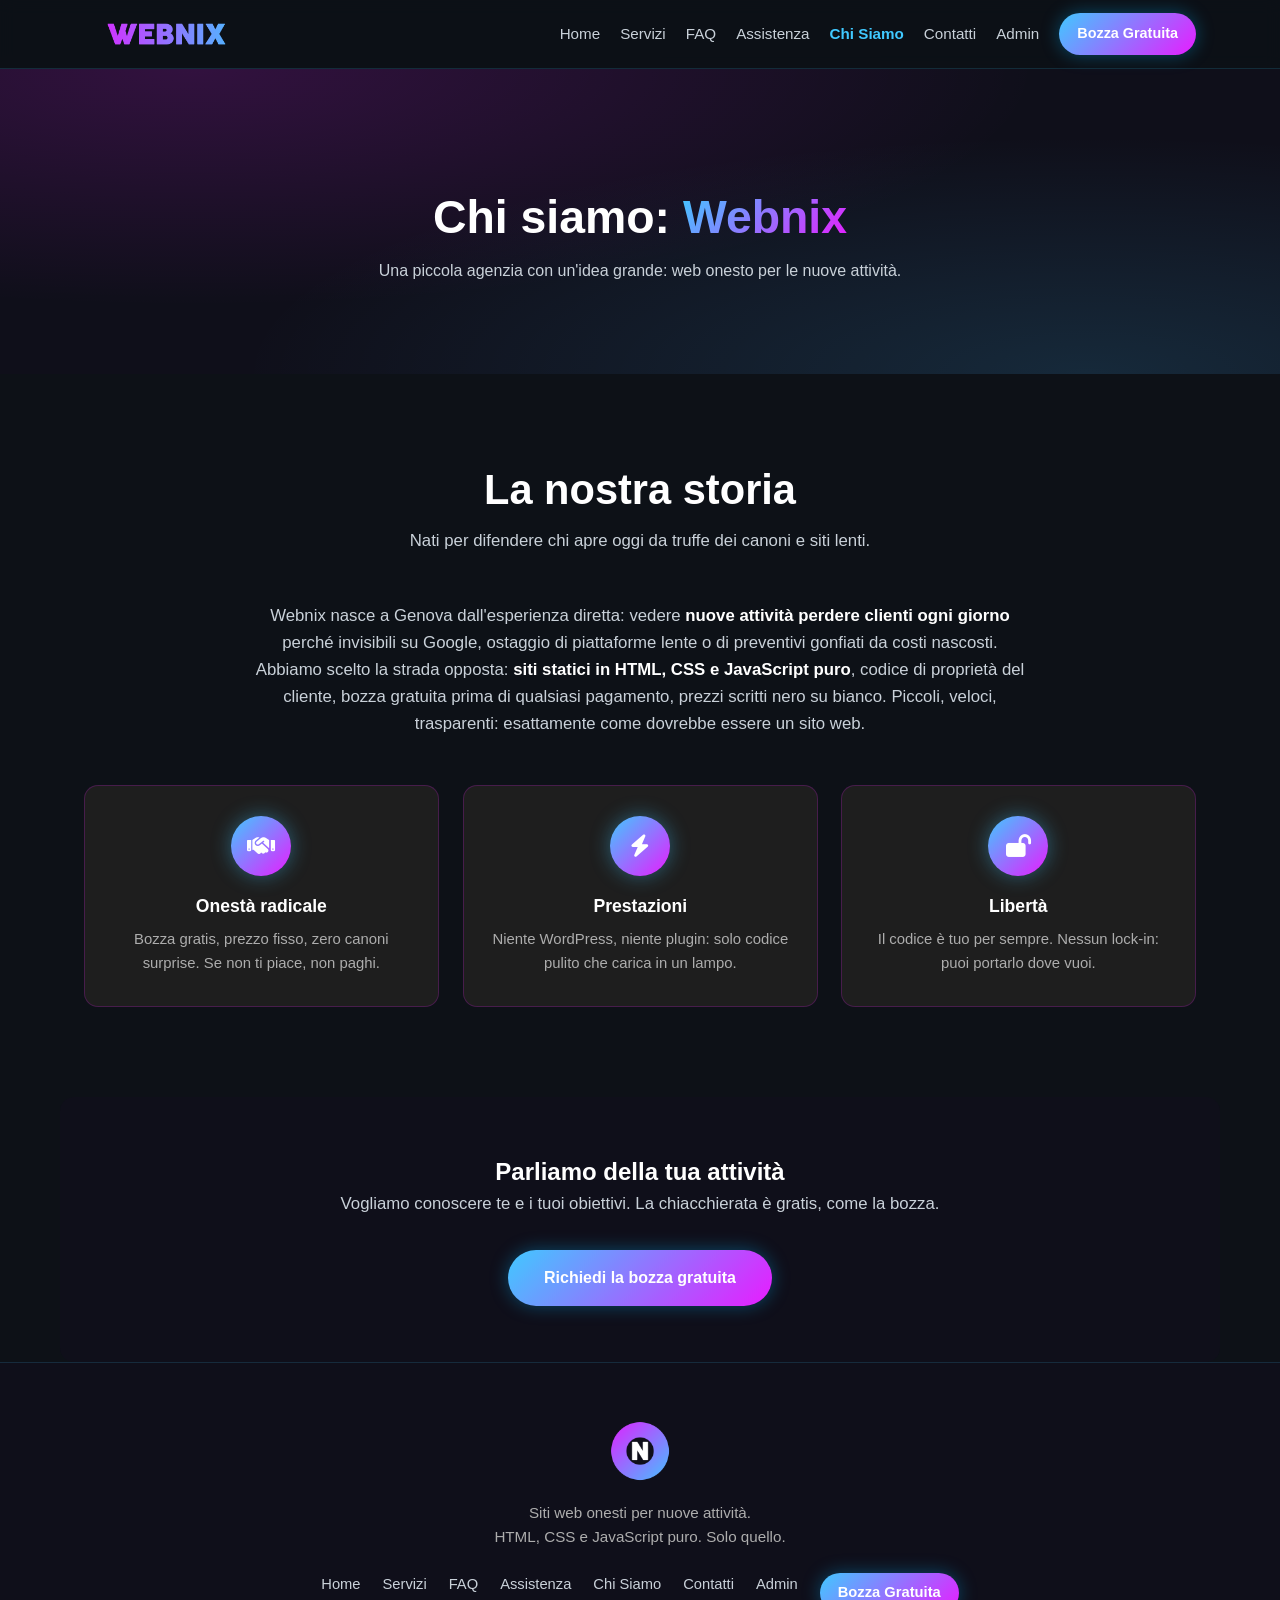
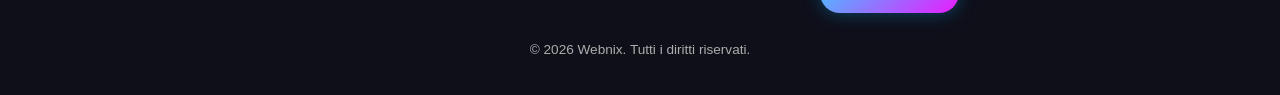
<file: chi-siamo.html>
<!DOCTYPE html>
<html lang="it">
<head>
  <meta charset="UTF-8">
  <meta name="viewport" content="width=device-width, initial-scale=1.0">
  <title>Chi Siamo | La storia di Webnix | Webnix – Siti Web per Nuove Attività</title>
  <meta name="description" content="Webnix è una digital agency di Genova: siti onesti, codice di proprietà, bozza gratuita. Scopri i nostri valori.">
  <link rel="icon" href="favicon.ico">
  <link rel="stylesheet" href="style.css">
  <!-- Font Awesome: unico uso di classi esterne (marker tecnici fa-solid / fa-brands) -->
  <link rel="stylesheet" href="https://cdnjs.cloudflare.com/ajax/libs/font-awesome/6.5.2/css/all.min.css">
</head>
<body>

  <!-- ============ LOADER GLOBALE ============ -->
  <div id="global-loader2" aria-hidden="true">
    <div id="loader2-anello">
      <div id="loader2-cerchio">
        <span id="loader2-brand">WEBNIX</span>
        <span id="loader2-tag">DIGITAL AGENCY</span>
      </div>
    </div>
    <p id="loader2-testo">Caricamento in corso...</p>
    <div id="loader2-barra"><span id="loader2-progresso"></span></div>
  </div>

  <!-- ============ OVERLAY MENU MOBILE ============ -->
  <div id="menu-overlay"></div>

  <!-- ============ HEADER / NAV (fisso) ============ -->
  <header id="header">
    <div id="header-inner">
      <a href="index.html" id="logo-link" aria-label="Webnix - torna alla home">
        <img id="logo-img" src="loghi/WEBNIX.png" alt="Logo Webnix">
      </a>
      <nav id="nav-desktop" aria-label="Navigazione principale">
        <a href="index.html" id="link-home">Home</a>
        <a href="servizi.html" id="link-servizi">Servizi</a>
        <a href="faq.html" id="link-faq">FAQ</a>
        <a href="assistenza.html" id="link-assistenza">Assistenza</a>
        <a href="chi-siamo.html" id="link-chisiamo">Chi Siamo</a>
        <a href="contatti.html" id="link-contatti">Contatti</a>
        <a href="admin.html" id="link-admin">Admin</a>
        <a href="index.html#contatti" id="nav-cta">Bozza Gratuita</a>
      </nav>
      <button id="menu-toggle" aria-label="Apri menu" aria-expanded="false">
        <span id="hamburger"></span>
      </button>
    </div>
  </header>

  <!-- ============ DRAWER MOBILE ============ -->
  <nav id="nav-mobile" aria-label="Navigazione mobile">
    <a href="index.html"><i class="fa-solid fa-house" aria-hidden="true"></i> Home</a>
    <a href="servizi.html"><i class="fa-solid fa-briefcase" aria-hidden="true"></i> Servizi</a>
    <a href="faq.html"><i class="fa-solid fa-circle-question" aria-hidden="true"></i> FAQ</a>
    <a href="assistenza.html"><i class="fa-solid fa-screwdriver-wrench" aria-hidden="true"></i> Assistenza</a>
    <a href="chi-siamo.html"><i class="fa-solid fa-users" aria-hidden="true"></i> Chi Siamo</a>
    <a href="contatti.html"><i class="fa-solid fa-envelope" aria-hidden="true"></i> Contatti</a>
    <a href="admin.html"><i class="fa-solid fa-lock" aria-hidden="true"></i> Admin</a>
    <a href="index.html#contatti" id="nav-mobile-cta">Bozza Gratuita</a>
  </nav>

  <main>
    <!-- Hero pagina -->
    <section id="hero-page">
      <div>
        <h1>Chi siamo: <span id="hero-page-brand">Webnix</span></h1>
        <p>Una piccola agenzia con un'idea grande: web onesto per le nuove attività.</p>
      </div>
    </section>

    <!-- Storia + valori -->
    <section id="chisiamo">
      <h2 id="titolo-chisiamo">La nostra storia</h2>
      <p id="sottotitolo-chisiamo">Nati per difendere chi apre oggi da truffe dei canoni e siti lenti.</p>

      <p id="chisiamo-testo">
        Webnix nasce a Genova dall'esperienza diretta: vedere <strong>nuove attività perdere clienti ogni giorno</strong>
        perché invisibili su Google, ostaggio di piattaforme lente o di preventivi gonfiati da costi nascosti.
        Abbiamo scelto la strada opposta: <strong>siti statici in HTML, CSS e JavaScript puro</strong>,
        codice di proprietà del cliente, bozza gratuita prima di qualsiasi pagamento, prezzi scritti nero su bianco.
        Piccoli, veloci, trasparenti: esattamente come dovrebbe essere un sito web.
      </p>

      <div id="chisiamo-valori">
        <article id="valore-1">
          <span id="icona-valore-1"><i class="fa-solid fa-handshake" aria-hidden="true"></i></span>
          <h3>Onestà radicale</h3>
          <p>Bozza gratis, prezzo fisso, zero canoni surprise. Se non ti piace, non paghi.</p>
        </article>
        <article id="valore-2">
          <span id="icona-valore-2"><i class="fa-solid fa-bolt" aria-hidden="true"></i></span>
          <h3>Prestazioni</h3>
          <p>Niente WordPress, niente plugin: solo codice pulito che carica in un lampo.</p>
        </article>
        <article id="valore-3">
          <span id="icona-valore-3"><i class="fa-solid fa-lock-open" aria-hidden="true"></i></span>
          <h3>Libertà</h3>
          <p>Il codice è tuo per sempre. Nessun lock-in: puoi portarlo dove vuoi.</p>
        </article>
      </div>
    </section>

    <!-- CTA -->
    <section id="cta-chisiamo">
      <h2 id="titolo-cta-chisiamo">Parliamo della tua attività</h2>
      <p id="sottotitolo-cta-chisiamo">Vogliamo conoscere te e i tuoi obiettivi. La chiacchierata è gratis, come la bozza.</p>
      <a href="index.html#contatti" id="bottone-cta-chisiamo">Richiedi la bozza gratuita</a>
    </section>
  </main>

  <!-- ============ FOOTER ============ -->
  <footer id="footer">
    <div id="footer-inner">
      <img id="footer-logo" src="loghi/WEBNIX-Simbolo.png" alt="Simbolo Webnix">
      <p id="footer-tagline">Siti web onesti per nuove attività.<br>HTML, CSS e JavaScript puro. Solo quello.</p>
      <nav id="footer-links" aria-label="Link footer">
        <a href="index.html">Home</a>
        <a href="servizi.html">Servizi</a>
        <a href="faq.html">FAQ</a>
        <a href="assistenza.html">Assistenza</a>
        <a href="chi-siamo.html">Chi Siamo</a>
        <a href="contatti.html">Contatti</a>
        <a href="admin.html">Admin</a>
        <a href="index.html#contatti">Bozza Gratuita</a>
      </nav>
      <p id="footer-copy">© 2026 Webnix. Tutti i diritti riservati.</p>
    </div>
  </footer>

  <!-- Firebase SDK (compat): caricato SOLO se config.js ha le chiavi vere compilate -->
  <script>
    fetch('config.js').then(function(r){return r.text();}).then(function(t){
      if (!/LA_TUA_API_KEY|IL_TUO_PROGETTO/.test(t)) {
        ['firebase-app-compat.js','firebase-database-compat.js'].forEach(function(f){
          var s=document.createElement('script');
          s.src='https://www.gstatic.com/firebasejs/10.12.5/'+f;
          document.head.appendChild(s);
        });
      }
    }).catch(function(){});
  </script>
  <script src="config.js" defer></script>
  <script src="script.js" defer></script>
</body>
</html>
</file>
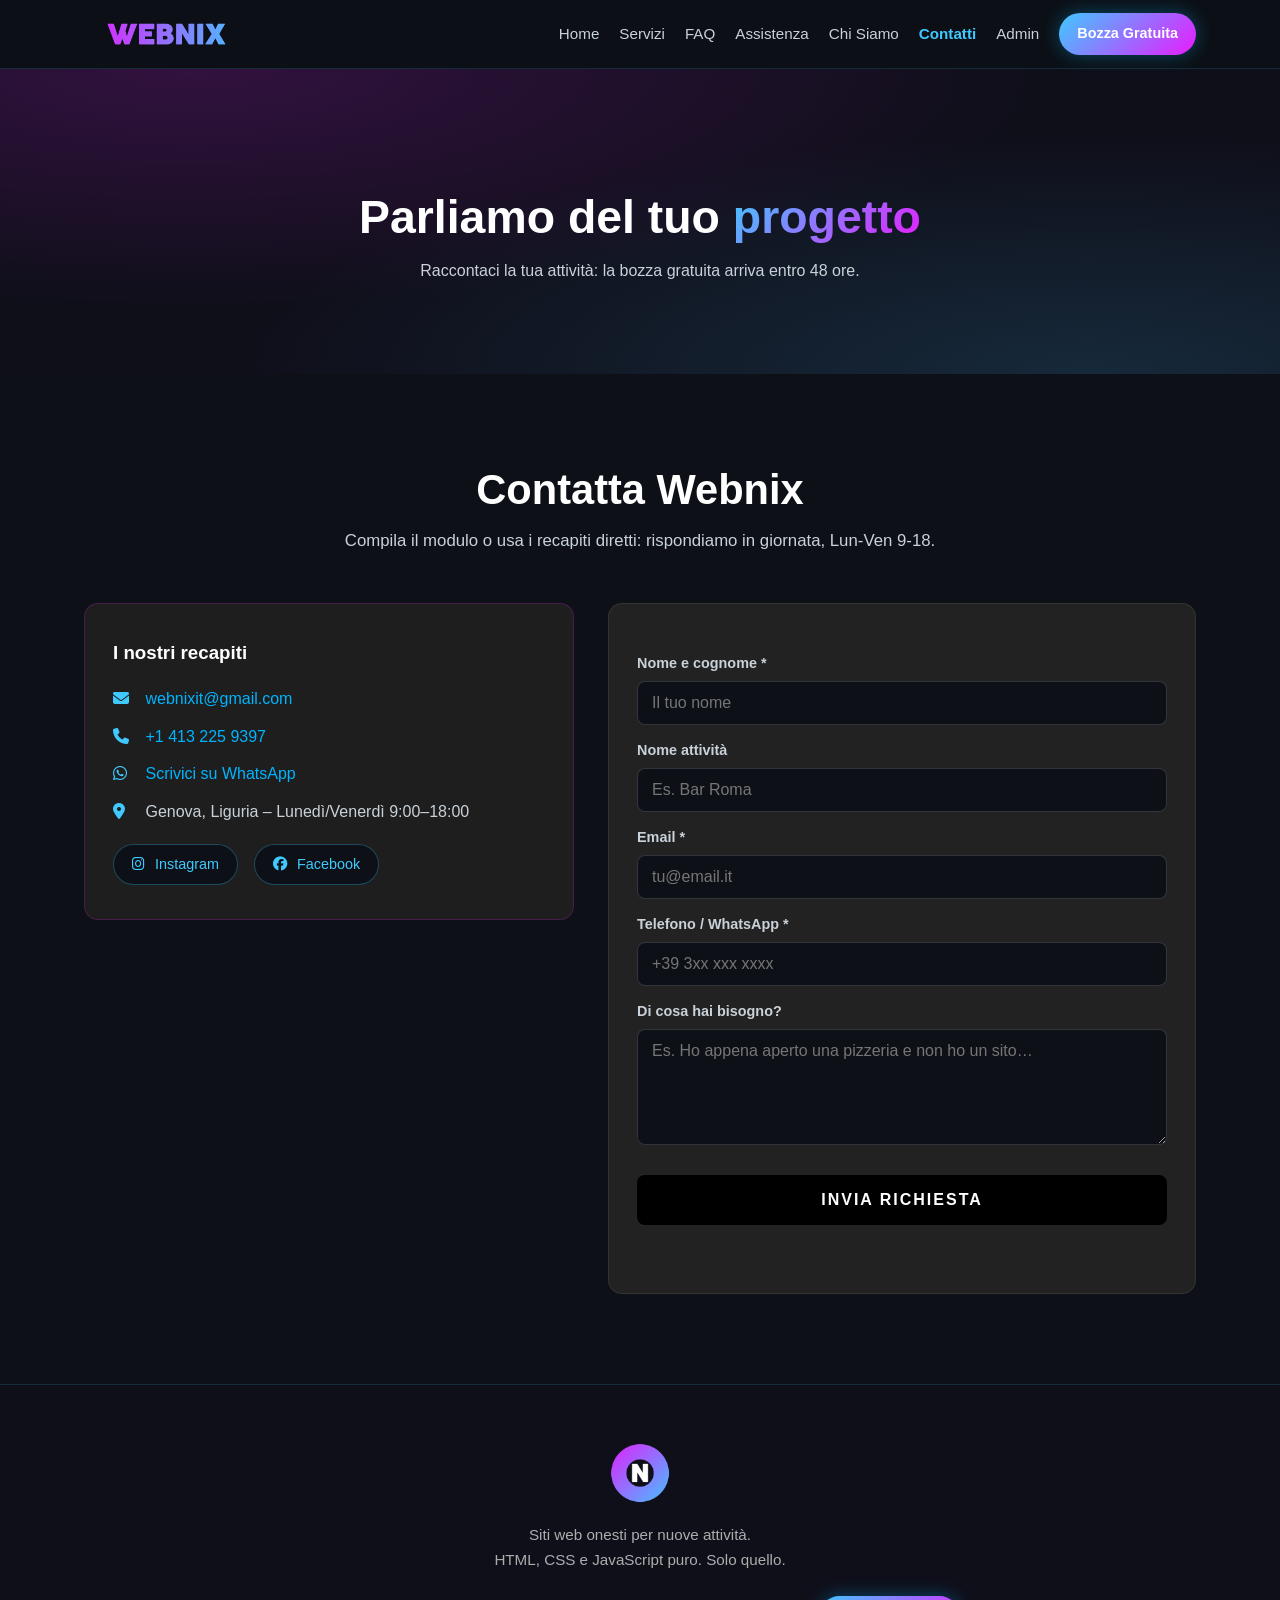
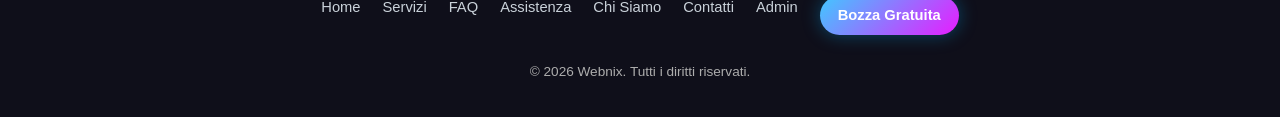
<file: contatti.html>
<!DOCTYPE html>
<html lang="it">
<head>
  <meta charset="UTF-8">
  <meta name="viewport" content="width=device-width, initial-scale=1.0">
  <title>Contatti | Richiedi la bozza gratuita | Webnix – Siti Web per Nuove Attività</title>
  <meta name="description" content="Contatta Webnix: email, telefono, WhatsApp o modulo. Bozza del sito gratuita in 48 ore, senza impegno.">
  <link rel="icon" href="favicon.ico">
  <link rel="stylesheet" href="style.css">
  <!-- Font Awesome: unico uso di classi esterne (marker tecnici fa-solid / fa-brands) -->
  <link rel="stylesheet" href="https://cdnjs.cloudflare.com/ajax/libs/font-awesome/6.5.2/css/all.min.css">
</head>
<body>

  <!-- ============ LOADER GLOBALE ============ -->
  <div id="global-loader2" aria-hidden="true">
    <div id="loader2-anello">
      <div id="loader2-cerchio">
        <span id="loader2-brand">WEBNIX</span>
        <span id="loader2-tag">DIGITAL AGENCY</span>
      </div>
    </div>
    <p id="loader2-testo">Caricamento in corso...</p>
    <div id="loader2-barra"><span id="loader2-progresso"></span></div>
  </div>

  <!-- ============ OVERLAY MENU MOBILE ============ -->
  <div id="menu-overlay"></div>

  <!-- ============ HEADER / NAV (fisso) ============ -->
  <header id="header">
    <div id="header-inner">
      <a href="index.html" id="logo-link" aria-label="Webnix - torna alla home">
        <img id="logo-img" src="loghi/WEBNIX.png" alt="Logo Webnix">
      </a>
      <nav id="nav-desktop" aria-label="Navigazione principale">
        <a href="index.html" id="link-home">Home</a>
        <a href="servizi.html" id="link-servizi">Servizi</a>
        <a href="faq.html" id="link-faq">FAQ</a>
        <a href="assistenza.html" id="link-assistenza">Assistenza</a>
        <a href="chi-siamo.html" id="link-chisiamo">Chi Siamo</a>
        <a href="contatti.html" id="link-contatti">Contatti</a>
        <a href="admin.html" id="link-admin">Admin</a>
        <a href="index.html#contatti" id="nav-cta">Bozza Gratuita</a>
      </nav>
      <button id="menu-toggle" aria-label="Apri menu" aria-expanded="false">
        <span id="hamburger"></span>
      </button>
    </div>
  </header>

  <!-- ============ DRAWER MOBILE ============ -->
  <nav id="nav-mobile" aria-label="Navigazione mobile">
    <a href="index.html"><i class="fa-solid fa-house" aria-hidden="true"></i> Home</a>
    <a href="servizi.html"><i class="fa-solid fa-briefcase" aria-hidden="true"></i> Servizi</a>
    <a href="faq.html"><i class="fa-solid fa-circle-question" aria-hidden="true"></i> FAQ</a>
    <a href="assistenza.html"><i class="fa-solid fa-screwdriver-wrench" aria-hidden="true"></i> Assistenza</a>
    <a href="chi-siamo.html"><i class="fa-solid fa-users" aria-hidden="true"></i> Chi Siamo</a>
    <a href="contatti.html"><i class="fa-solid fa-envelope" aria-hidden="true"></i> Contatti</a>
    <a href="admin.html"><i class="fa-solid fa-lock" aria-hidden="true"></i> Admin</a>
    <a href="index.html#contatti" id="nav-mobile-cta">Bozza Gratuita</a>
  </nav>

  <main>
    <!-- Hero pagina -->
    <section id="hero-page">
      <div>
        <h1>Parliamo del tuo <span id="hero-page-brand">progetto</span></h1>
        <p>Raccontaci la tua attività: la bozza gratuita arriva entro 48 ore.</p>
      </div>
    </section>

    <!-- Modulo + recapiti (funzionante: invia a WhatsApp come in home) -->
    <section id="contatti-page">
      <h2 id="titolo-contatti-page">Contatta Webnix</h2>
      <p id="sottotitolo-contatti-page">Compila il modulo o usa i recapiti diretti: rispondiamo in giornata, Lun-Ven 9-18.</p>

      <div id="contatti-page-grid">
        <div id="contatti-page-info">
          <h3>I nostri recapiti</h3>
          <p><i class="fa-solid fa-envelope" aria-hidden="true"></i> <a href="mailto:webnixit@gmail.com">webnixit@gmail.com</a></p>
          <p><i class="fa-solid fa-phone" aria-hidden="true"></i> <a href="tel:+14132259397">+1 413 225 9397</a></p>
          <p><i class="fa-brands fa-whatsapp" aria-hidden="true"></i> <a href="https://wa.me/14132259397?text=Ciao%20Webnix!%20Vorrei%20la%20bozza%20gratuita%20del%20mio%20sito." target="_blank" rel="noopener">Scrivici su WhatsApp</a></p>
          <p><i class="fa-solid fa-location-dot" aria-hidden="true"></i> Genova, Liguria – Lunedì/Venerdì 9:00–18:00</p>
          <div id="social-links-page">
            <a href="https://www.instagram.com/webnix.it" target="_blank" rel="noopener" aria-label="Instagram Webnix"><i class="fa-brands fa-instagram" aria-hidden="true"></i> Instagram</a>
            <a href="https://www.facebook.com/people/Webnix-Digital-Agency/61582890411506/" target="_blank" rel="noopener" aria-label="Facebook Webnix"><i class="fa-brands fa-facebook" aria-hidden="true"></i> Facebook</a>
          </div>
        </div>

        <form id="form-contatti-page" novalidate>
          <label for="cp-nome">Nome e cognome *</label>
          <input type="text" id="cp-nome" name="nome" placeholder="Il tuo nome" required>

          <label for="cp-attivita">Nome attività</label>
          <input type="text" id="cp-attivita" name="attivita" placeholder="Es. Bar Roma">

          <label for="cp-email">Email *</label>
          <input type="email" id="cp-email" name="email" placeholder="tu@email.it" required>

          <label for="cp-telefono">Telefono / WhatsApp *</label>
          <input type="tel" id="cp-telefono" name="telefono" placeholder="+39 3xx xxx xxxx" required>

          <label for="cp-messaggio">Di cosa hai bisogno?</label>
          <textarea id="cp-messaggio" name="messaggio" rows="5" placeholder="Es. Ho appena aperto una pizzeria e non ho un sito…"></textarea>

          <button type="submit" id="glow-button-page">
            <span id="glow-page-top"></span>
            <span id="glow-page-bottom"></span>
            <span id="glow-page-left"></span>
            <span id="glow-page-right"></span>
            Invia richiesta
          </button>
          <p id="ct-feedback-page" role="status"></p>
        </form>
      </div>
    </section>
  </main>

  <!-- ============ FOOTER ============ -->
  <footer id="footer">
    <div id="footer-inner">
      <img id="footer-logo" src="loghi/WEBNIX-Simbolo.png" alt="Simbolo Webnix">
      <p id="footer-tagline">Siti web onesti per nuove attività.<br>HTML, CSS e JavaScript puro. Solo quello.</p>
      <nav id="footer-links" aria-label="Link footer">
        <a href="index.html">Home</a>
        <a href="servizi.html">Servizi</a>
        <a href="faq.html">FAQ</a>
        <a href="assistenza.html">Assistenza</a>
        <a href="chi-siamo.html">Chi Siamo</a>
        <a href="contatti.html">Contatti</a>
        <a href="admin.html">Admin</a>
        <a href="index.html#contatti">Bozza Gratuita</a>
      </nav>
      <p id="footer-copy">© 2026 Webnix. Tutti i diritti riservati.</p>
    </div>
  </footer>

  <!-- Firebase SDK (compat): caricato SOLO se config.js ha le chiavi vere compilate -->
  <script>
    fetch('config.js').then(function(r){return r.text();}).then(function(t){
      if (!/LA_TUA_API_KEY|IL_TUO_PROGETTO/.test(t)) {
        ['firebase-app-compat.js','firebase-database-compat.js'].forEach(function(f){
          var s=document.createElement('script');
          s.src='https://www.gstatic.com/firebasejs/10.12.5/'+f;
          document.head.appendChild(s);
        });
      }
    }).catch(function(){});
  </script>
  <script src="config.js" defer></script>
  <script src="script.js" defer></script>
</body>
</html>
</file>
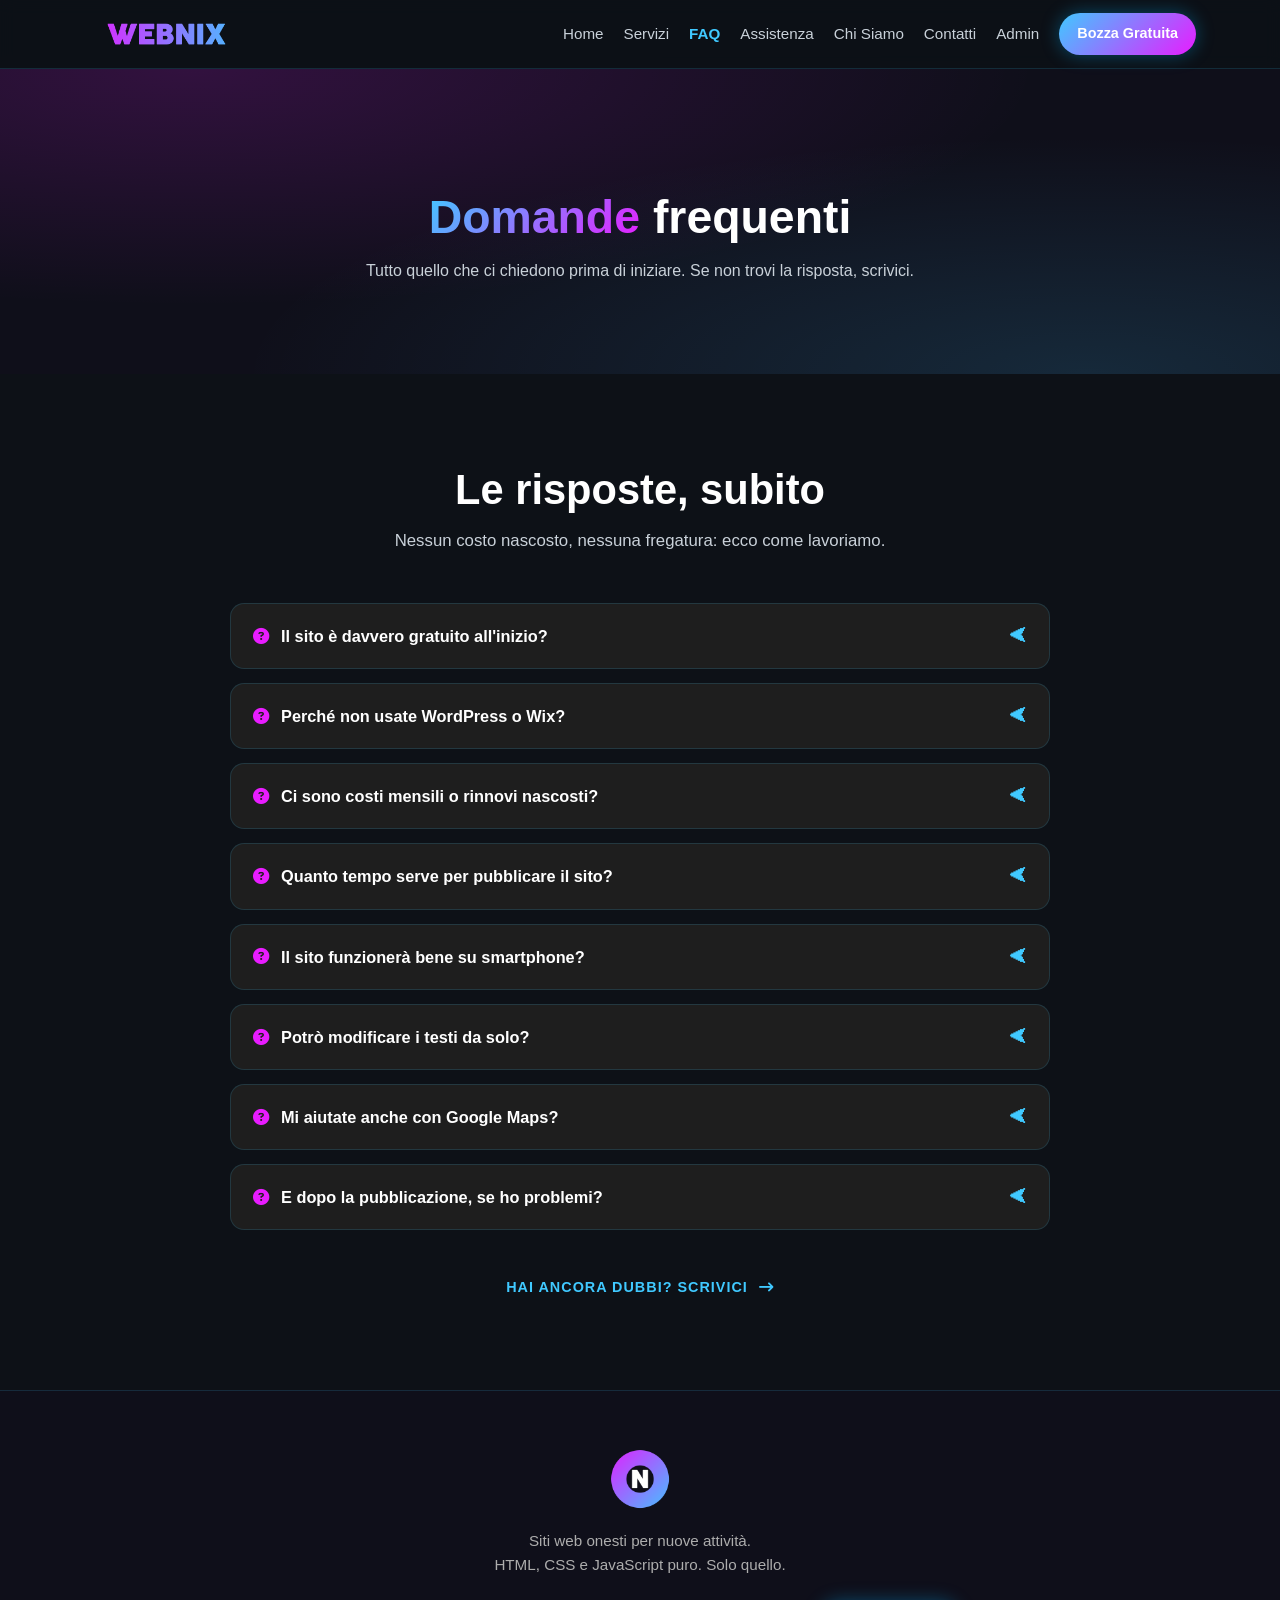
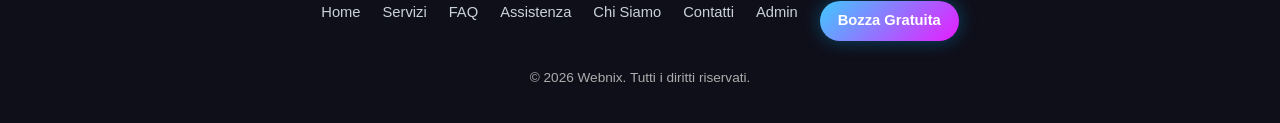
<file: faq.html>
<!DOCTYPE html>
<html lang="it">
<head>
  <meta charset="UTF-8">
  <meta name="viewport" content="width=device-width, initial-scale=1.0">
  <title>FAQ | Domande frequenti | Webnix – Siti Web per Nuove Attività</title>
  <meta name="description" content="Le risposte sui costi, i tempi, la differenza con WordPress e l'assistenza dopo la pubblicazione. Bozza gratis senza impegno.">
  <link rel="icon" href="favicon.ico">
  <link rel="stylesheet" href="style.css">
  <!-- Font Awesome: unico uso di classi esterne (marker tecnici fa-solid / fa-brands) -->
  <link rel="stylesheet" href="https://cdnjs.cloudflare.com/ajax/libs/font-awesome/6.5.2/css/all.min.css">
</head>
<body>

  <!-- ============ LOADER GLOBALE ============ -->
  <div id="global-loader2" aria-hidden="true">
    <div id="loader2-anello">
      <div id="loader2-cerchio">
        <span id="loader2-brand">WEBNIX</span>
        <span id="loader2-tag">DIGITAL AGENCY</span>
      </div>
    </div>
    <p id="loader2-testo">Caricamento in corso...</p>
    <div id="loader2-barra"><span id="loader2-progresso"></span></div>
  </div>

  <!-- ============ OVERLAY MENU MOBILE ============ -->
  <div id="menu-overlay"></div>

  <!-- ============ HEADER / NAV (fisso) ============ -->
  <header id="header">
    <div id="header-inner">
      <a href="index.html" id="logo-link" aria-label="Webnix - torna alla home">
        <img id="logo-img" src="loghi/WEBNIX.png" alt="Logo Webnix">
      </a>
      <nav id="nav-desktop" aria-label="Navigazione principale">
        <a href="index.html" id="link-home">Home</a>
        <a href="servizi.html" id="link-servizi">Servizi</a>
        <a href="faq.html" id="link-faq">FAQ</a>
        <a href="assistenza.html" id="link-assistenza">Assistenza</a>
        <a href="chi-siamo.html" id="link-chisiamo">Chi Siamo</a>
        <a href="contatti.html" id="link-contatti">Contatti</a>
        <a href="admin.html" id="link-admin">Admin</a>
        <a href="index.html#contatti" id="nav-cta">Bozza Gratuita</a>
      </nav>
      <button id="menu-toggle" aria-label="Apri menu" aria-expanded="false">
        <span id="hamburger"></span>
      </button>
    </div>
  </header>

  <!-- ============ DRAWER MOBILE ============ -->
  <nav id="nav-mobile" aria-label="Navigazione mobile">
    <a href="index.html"><i class="fa-solid fa-house" aria-hidden="true"></i> Home</a>
    <a href="servizi.html"><i class="fa-solid fa-briefcase" aria-hidden="true"></i> Servizi</a>
    <a href="faq.html"><i class="fa-solid fa-circle-question" aria-hidden="true"></i> FAQ</a>
    <a href="assistenza.html"><i class="fa-solid fa-screwdriver-wrench" aria-hidden="true"></i> Assistenza</a>
    <a href="chi-siamo.html"><i class="fa-solid fa-users" aria-hidden="true"></i> Chi Siamo</a>
    <a href="contatti.html"><i class="fa-solid fa-envelope" aria-hidden="true"></i> Contatti</a>
    <a href="admin.html"><i class="fa-solid fa-lock" aria-hidden="true"></i> Admin</a>
    <a href="index.html#contatti" id="nav-mobile-cta">Bozza Gratuita</a>
  </nav>

  <main>
    <!-- Hero pagina -->
    <section id="hero-page">
      <div>
        <h1><span id="hero-page-brand">Domande</span> frequenti</h1>
        <p>Tutto quello che ci chiedono prima di iniziare. Se non trovi la risposta, scrivici.</p>
      </div>
    </section>

    <!-- Accordion FAQ (details/summary nativo) -->
    <section id="faq">
      <h2 id="titolo-faq">Le risposte, subito</h2>
      <p id="sottotitolo-faq">Nessun costo nascosto, nessuna fregatura: ecco come lavoriamo.</p>

      <div id="faq-lista">
        <details id="faq-1">
          <summary><i class="fa-solid fa-circle-question" aria-hidden="true"></i> Il sito è davvero gratuito all'inizio?</summary>
          <p>Sì. La bozza iniziale è gratuita e senza impegno: te la mostriamo entro 48 ore. Paghi solo se ti piace e decidi di procedere. Se non ti convince, non paghi nulla.</p>
        </details>
        <details id="faq-2">
          <summary><i class="fa-solid fa-circle-question" aria-hidden="true"></i> Perché non usate WordPress o Wix?</summary>
          <p>Perché i siti statici in HTML, CSS e JavaScript puro sono più veloci, più sicuri (nessun database da violare) e senza canoni mensili. E soprattutto: il codice resta tuo, per sempre.</p>
        </details>
        <details id="faq-3">
          <summary><i class="fa-solid fa-circle-question" aria-hidden="true"></i> Ci sono costi mensili o rinnovi nascosti?</summary>
          <p>No. Il hosting statico (Netlify o GitHub Pages) ha un piano gratuito più che sufficiente per un sito vetrina. Eventuali domini .it si rinnovano a parte, al prezzo del registrar, senza sovrapprezzi nostri.</p>
        </details>
        <details id="faq-4">
          <summary><i class="fa-solid fa-circle-question" aria-hidden="true"></i> Quanto tempo serve per pubblicare il sito?</summary>
          <p>La bozza arriva in 48 ore. Dopo la tua approvazione e le revisioni concordate, la pubblicazione completa richiede in genere 3-7 giorni lavorativi.</p>
        </details>
        <details id="faq-5">
          <summary><i class="fa-solid fa-circle-question" aria-hidden="true"></i> Il sito funzionerà bene su smartphone?</summary>
          <p>Sempre. Progettiamo in ottica mobile-first: il layout si adatta automaticamente a telefoni, tablet e desktop. È anche un requisito di Google per la SEO.</p>
        </details>
        <details id="faq-6">
          <summary><i class="fa-solid fa-circle-question" aria-hidden="true"></i> Potrò modificare i testi da solo?</summary>
          <p>Un sito statico non ha un pannello tipo WordPress: ci pensiamo noi agli aggiornamenti (con pacchetti di assistenza dedicati). In alternativa, avrai il codice completo: chiunque potrà lavorarci.</p>
        </details>
        <details id="faq-7">
          <summary><i class="fa-solid fa-circle-question" aria-hidden="true"></i> Mi aiutate anche con Google Maps?</summary>
          <p>Sì: nel piano Completo configuriamo il tuo Google Business Profile così comparirai nelle ricerche locali e su Maps, il canale che porta più clienti a una nuova attività.</p>
        </details>
        <details id="faq-8">
          <summary><i class="fa-solid fa-circle-question" aria-hidden="true"></i> E dopo la pubblicazione, se ho problemi?</summary>
          <p>Hai la nostra assistenza dedicata: scrivi da Assistenza o Contatti e ti rispondiamo in giornata nei nostri orari (Lun-Ven 9-18).</p>
        </details>
      </div>

      <p id="faq-more"><a href="contatti.html">HAI ANCORA DUBBI? SCRIVICI <i class="fa-solid fa-arrow-right-long" aria-hidden="true"></i></a></p>
    </section>
  </main>

  <!-- ============ FOOTER ============ -->
  <footer id="footer">
    <div id="footer-inner">
      <img id="footer-logo" src="loghi/WEBNIX-Simbolo.png" alt="Simbolo Webnix">
      <p id="footer-tagline">Siti web onesti per nuove attività.<br>HTML, CSS e JavaScript puro. Solo quello.</p>
      <nav id="footer-links" aria-label="Link footer">
        <a href="index.html">Home</a>
        <a href="servizi.html">Servizi</a>
        <a href="faq.html">FAQ</a>
        <a href="assistenza.html">Assistenza</a>
        <a href="chi-siamo.html">Chi Siamo</a>
        <a href="contatti.html">Contatti</a>
        <a href="admin.html">Admin</a>
        <a href="index.html#contatti">Bozza Gratuita</a>
      </nav>
      <p id="footer-copy">© 2026 Webnix. Tutti i diritti riservati.</p>
    </div>
  </footer>

  <!-- Firebase SDK (compat): caricato SOLO se config.js ha le chiavi vere compilate -->
  <script>
    fetch('config.js').then(function(r){return r.text();}).then(function(t){
      if (!/LA_TUA_API_KEY|IL_TUO_PROGETTO/.test(t)) {
        ['firebase-app-compat.js','firebase-database-compat.js'].forEach(function(f){
          var s=document.createElement('script');
          s.src='https://www.gstatic.com/firebasejs/10.12.5/'+f;
          document.head.appendChild(s);
        });
      }
    }).catch(function(){});
  </script>
  <script src="config.js" defer></script>
  <script src="script.js" defer></script>
</body>
</html>
</file>
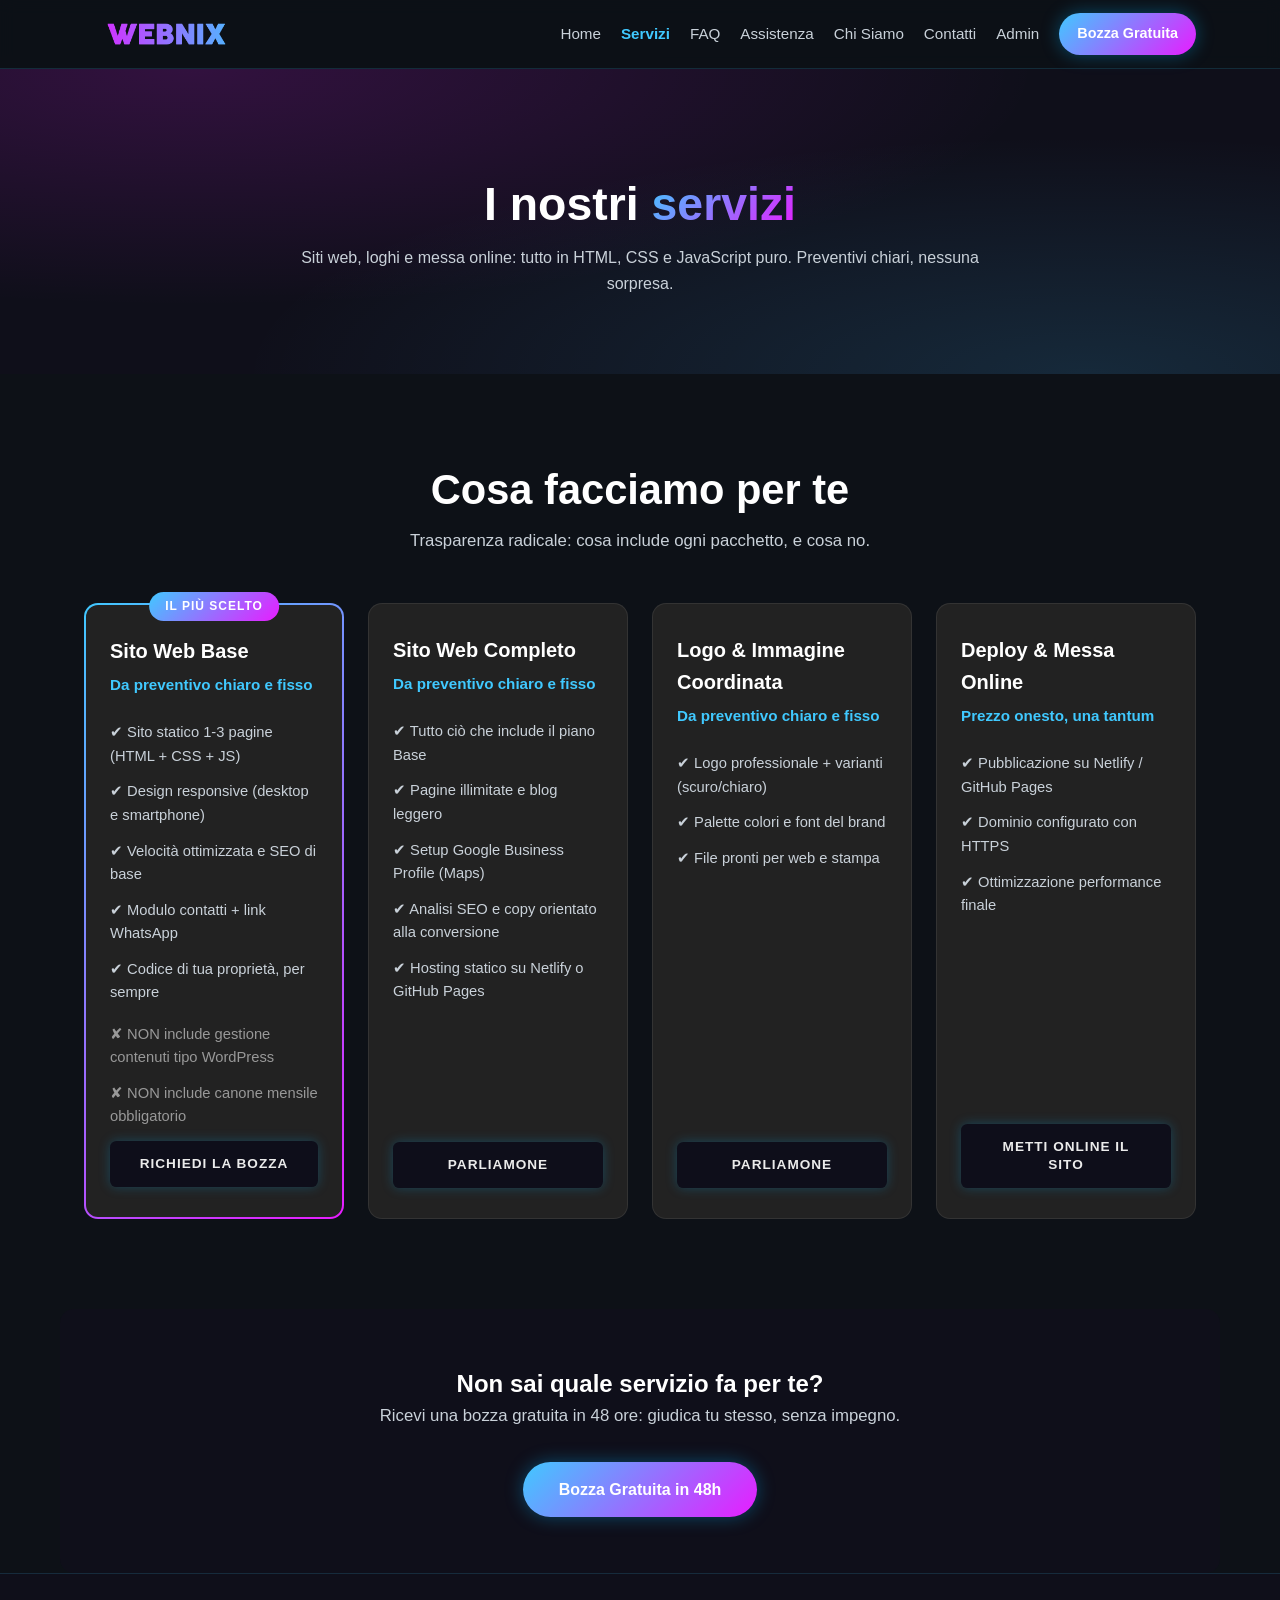
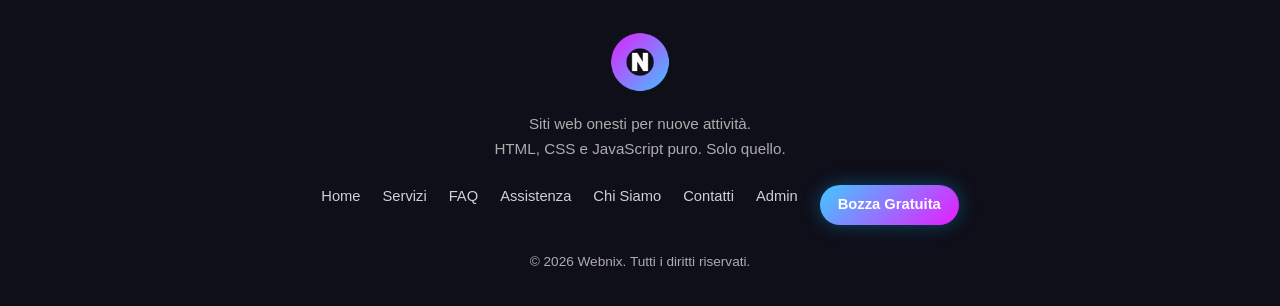
<file: servizi.html>
<!DOCTYPE html>
<html lang="it">
<head>
  <meta charset="UTF-8">
  <meta name="viewport" content="width=device-width, initial-scale=1.0">
  <title>Servizi | Siti web, loghi e deploy | Webnix – Siti Web per Nuove Attività</title>
  <meta name="description" content="Scopri i servizi Webnix: siti statici in HTML/CSS/JS, logo e immagine coordinata, deploy su Netlify. Bozza gratuita in 48 ore.">
  <link rel="icon" href="favicon.ico">
  <link rel="stylesheet" href="style.css">
  <!-- Font Awesome: unico uso di classi esterne (marker tecnici fa-solid / fa-brands) -->
  <link rel="stylesheet" href="https://cdnjs.cloudflare.com/ajax/libs/font-awesome/6.5.2/css/all.min.css">
</head>
<body>

  <!-- ============ LOADER GLOBALE ============ -->
  <div id="global-loader2" aria-hidden="true">
    <div id="loader2-anello">
      <div id="loader2-cerchio">
        <span id="loader2-brand">WEBNIX</span>
        <span id="loader2-tag">DIGITAL AGENCY</span>
      </div>
    </div>
    <p id="loader2-testo">Caricamento in corso...</p>
    <div id="loader2-barra"><span id="loader2-progresso"></span></div>
  </div>

  <!-- ============ OVERLAY MENU MOBILE ============ -->
  <div id="menu-overlay"></div>

  <!-- ============ HEADER / NAV (fisso) ============ -->
  <header id="header">
    <div id="header-inner">
      <a href="index.html" id="logo-link" aria-label="Webnix - torna alla home">
        <img id="logo-img" src="loghi/WEBNIX.png" alt="Logo Webnix">
      </a>
      <nav id="nav-desktop" aria-label="Navigazione principale">
        <a href="index.html" id="link-home">Home</a>
        <a href="servizi.html" id="link-servizi">Servizi</a>
        <a href="faq.html" id="link-faq">FAQ</a>
        <a href="assistenza.html" id="link-assistenza">Assistenza</a>
        <a href="chi-siamo.html" id="link-chisiamo">Chi Siamo</a>
        <a href="contatti.html" id="link-contatti">Contatti</a>
        <a href="admin.html" id="link-admin">Admin</a>
        <a href="index.html#contatti" id="nav-cta">Bozza Gratuita</a>
      </nav>
      <button id="menu-toggle" aria-label="Apri menu" aria-expanded="false">
        <span id="hamburger"></span>
      </button>
    </div>
  </header>

  <!-- ============ DRAWER MOBILE ============ -->
  <nav id="nav-mobile" aria-label="Navigazione mobile">
    <a href="index.html"><i class="fa-solid fa-house" aria-hidden="true"></i> Home</a>
    <a href="servizi.html"><i class="fa-solid fa-briefcase" aria-hidden="true"></i> Servizi</a>
    <a href="faq.html"><i class="fa-solid fa-circle-question" aria-hidden="true"></i> FAQ</a>
    <a href="assistenza.html"><i class="fa-solid fa-screwdriver-wrench" aria-hidden="true"></i> Assistenza</a>
    <a href="chi-siamo.html"><i class="fa-solid fa-users" aria-hidden="true"></i> Chi Siamo</a>
    <a href="contatti.html"><i class="fa-solid fa-envelope" aria-hidden="true"></i> Contatti</a>
    <a href="admin.html"><i class="fa-solid fa-lock" aria-hidden="true"></i> Admin</a>
    <a href="index.html#contatti" id="nav-mobile-cta">Bozza Gratuita</a>
  </nav>

  <main>
    <!-- Hero pagina -->
    <section id="hero-page">
      <div>
        <h1>I nostri <span id="hero-page-brand">servizi</span></h1>
        <p>Siti web, loghi e messa online: tutto in HTML, CSS e JavaScript puro. Preventivi chiari, nessuna sorpresa.</p>
      </div>
    </section>

    <!-- Griglia servizi -->
    <section id="servizi-page">
      <h2 id="titolo-servizi-page">Cosa facciamo per te</h2>
      <p id="sottotitolo-servizi">Trasparenza radicale: cosa include ogni pacchetto, e cosa no.</p>
      <div id="servizi-page-grid">

        <article id="card-page-base">
          <span id="badge-piu-scelto">Il più scelto</span>
          <h3>Sito Web Base</h3>
          <p id="prezzo-page-base">Da preventivo chiaro e fisso</p>
          <ul id="lista-page-include-1">
            <li>✔ Sito statico 1-3 pagine (HTML + CSS + JS)</li>
            <li>✔ Design responsive (desktop e smartphone)</li>
            <li>✔ Velocità ottimizzata e SEO di base</li>
            <li>✔ Modulo contatti + link WhatsApp</li>
            <li>✔ Codice di tua proprietà, per sempre</li>
          </ul>
          <ul id="lista-page-esclude-1" data-lista="esclude">
            <li>✘ NON include gestione contenuti tipo WordPress</li>
            <li>✘ NON include canone mensile obbligatorio</li>
          </ul>
          <a href="contatti.html" id="btn-page-base">Richiedi la bozza</a>
        </article>

        <article id="card-page-completo">
          <h3>Sito Web Completo</h3>
          <p id="prezzo-page-completo">Da preventivo chiaro e fisso</p>
          <ul id="lista-page-include-2">
            <li>✔ Tutto ciò che include il piano Base</li>
            <li>✔ Pagine illimitate e blog leggero</li>
            <li>✔ Setup Google Business Profile (Maps)</li>
            <li>✔ Analisi SEO e copy orientato alla conversione</li>
            <li>✔ Hosting statico su Netlify o GitHub Pages</li>
          </ul>
          <a href="contatti.html" id="btn-page-completo">Parliamone</a>
        </article>

        <article id="card-page-brand">
          <h3>Logo & Immagine Coordinata</h3>
          <p id="prezzo-page-brand">Da preventivo chiaro e fisso</p>
          <ul id="lista-page-include-3">
            <li>✔ Logo professionale + varianti (scuro/chiaro)</li>
            <li>✔ Palette colori e font del brand</li>
            <li>✔ File pronti per web e stampa</li>
          </ul>
          <a href="contatti.html" id="btn-page-brand">Parliamone</a>
        </article>

        <article id="card-page-deploy">
          <h3>Deploy & Messa Online</h3>
          <p id="prezzo-page-deploy">Prezzo onesto, una tantum</p>
          <ul id="lista-page-include-4">
            <li>✔ Pubblicazione su Netlify / GitHub Pages</li>
            <li>✔ Dominio configurato con HTTPS</li>
            <li>✔ Ottimizzazione performance finale</li>
          </ul>
          <a href="contatti.html" id="btn-page-deploy">Metti online il sito</a>
        </article>

      </div>
    </section>

    <!-- CTA di fondo pagina -->
    <section id="cta-servizi">
      <h2 id="titolo-cta-servizi">Non sai quale servizio fa per te?</h2>
      <p id="sottotitolo-cta-servizi">Ricevi una bozza gratuita in 48 ore: giudica tu stesso, senza impegno.</p>
      <a href="index.html#contatti" id="bottone-cta-servizi">Bozza Gratuita in 48h</a>
    </section>
  </main>

  <!-- ============ FOOTER ============ -->
  <footer id="footer">
    <div id="footer-inner">
      <img id="footer-logo" src="loghi/WEBNIX-Simbolo.png" alt="Simbolo Webnix">
      <p id="footer-tagline">Siti web onesti per nuove attività.<br>HTML, CSS e JavaScript puro. Solo quello.</p>
      <nav id="footer-links" aria-label="Link footer">
        <a href="index.html">Home</a>
        <a href="servizi.html">Servizi</a>
        <a href="faq.html">FAQ</a>
        <a href="assistenza.html">Assistenza</a>
        <a href="chi-siamo.html">Chi Siamo</a>
        <a href="contatti.html">Contatti</a>
        <a href="admin.html">Admin</a>
        <a href="index.html#contatti">Bozza Gratuita</a>
      </nav>
      <p id="footer-copy">© 2026 Webnix. Tutti i diritti riservati.</p>
    </div>
  </footer>

  <!-- Firebase SDK (compat): caricato SOLO se config.js ha le chiavi vere compilate -->
  <script>
    fetch('config.js').then(function(r){return r.text();}).then(function(t){
      if (!/LA_TUA_API_KEY|IL_TUO_PROGETTO/.test(t)) {
        ['firebase-app-compat.js','firebase-database-compat.js'].forEach(function(f){
          var s=document.createElement('script');
          s.src='https://www.gstatic.com/firebasejs/10.12.5/'+f;
          document.head.appendChild(s);
        });
      }
    }).catch(function(){});
  </script>
  <script src="config.js" defer></script>
  <script src="script.js" defer></script>
</body>
</html>
</file>
<file: style.css>
/* ============================================================
   WEBNIX – style.css
   Solo HTML, CSS e JavaScript vanilla. Nessun framework (no Tailwind).
   Design system centralizzato in :root sulla palette brand
   (#e81cff viola neon / #40c9ff ciano neon / #0d1117 sfondo).
   Approccio ID-first: tutto lo stile passa da #id o selettori
   di struttura/attributo ([aperto="si"], [attivo="si"],
   [visible="si"], [stato="ok"]…). Uniche classi: i marker
   tecnici di Font Awesome (fa-solid / fa-brands), gestiti dal
   proprio CDN e non definiti in questo file.
   Responsive: breakpoint 900px (tablet/mobile) e 600px (smartphone).
   ============================================================ */

/* ---------- 1. VARIABILI (Design System) ---------- */
:root {
  /* Branding */
  --accent-1: #e81cff;              /* viola neon */
  --accent-2: #40c9ff;              /* ciano neon */
  --brand-gradient: linear-gradient(-45deg, #e81cff 0%, #40c9ff 100%);
  --link-color: #00b4fe;            /* azzuro azioni/link */
  --focus-color: #00b3fe;

  /* Superfici scure */
  --bg-main: #0d1117;               /* sfondo principale */
  --bg-deep: #0f0f1a;               /* sezioni alternative */
  --bg-card: #222222;               /* card recensioni/portfolio */
  --bg-card-alt: #1e1e1e;           /* card secondarie */
  --bg-btn-dark: rgb(31, 31, 31);   /* pillola bottone1 (fedele allo snippet) */

  /* Testi */
  --text-main: #ffffff;
  --text-secondary: #c9d1d9;
  --text-muted: #adadad;
  --text-soft: #bebebe;

  /* Stati */
  --success: #00b67a;               /* stelle / successo */
  --error: #ff5c7a;

  /* Layout */
  --radius-sm: 8px;
  --radius-md: 14px;
  --radius-pill: 999px;
  --shadow-blue: 0 0 18px rgba(0, 180, 254, 0.35);
  --max-width: 1160px;
  --header-h: 68px;                 /* altezza header fisso */
}

/* ---------- 2. RESET & BASE ---------- */
*, *::before, *::after { box-sizing: border-box; margin: 0; padding: 0; }

html {
  scroll-behavior: smooth;
  scroll-padding-top: 90px;         /* ancore (#contatti ecc.) sotto l'header fisso */
}

body {
  background: var(--bg-main);
  color: var(--text-main);
  font-family: "Segoe UI", Roboto, Helvetica, Arial, sans-serif;
  line-height: 1.6;
  -webkit-font-smoothing: antialiased;
  padding-top: var(--header-h);     /* compensa l'header position:fixed */
}

img { max-width: 100%; display: block; }

a { color: var(--link-color); text-decoration: none; }
a:hover { text-decoration: underline; }

main > section {
  padding: 90px 24px;
  max-width: var(--max-width);
  margin: 0 auto;
}

/* Titoli di sezione: stesso stile applicato ai singoli #id (zero classi) */
#titolo-problema, #titolo-soluzione, #titolo-comefunziona,
#titolo-servizi, #titolo-portfolio, #titolo-recensioni, #titolo-contatti,
#titolo-servizi-page, #titolo-faq, #titolo-assistenza,
#titolo-chisiamo, #titolo-contatti-page, #titolo-admin {
  font-size: clamp(1.7rem, 4vw, 2.6rem);
  text-align: center;
  margin-bottom: 12px;
  line-height: 1.25;
}

#sottotitolo-problema, #sottotitolo-soluzione, #sottotitolo-comefunziona,
#sottotitolo-servizi, #sottotitolo-portfolio, #sottotitolo-recensioni,
#sottotitolo-contatti, #sottotitolo-faq, #sottotitolo-assistenza,
#sottotitolo-chisiamo, #sottotitolo-contatti-page, #sottotitolo-admin {
  text-align: center;
  color: var(--text-secondary);
  max-width: 720px;
  margin: 0 auto 48px;
  font-size: 1.05rem;
}

[hidden] { display: none !important; }

:focus-visible { outline: 2px solid var(--focus-color); outline-offset: 3px; }

/* Sezioni con fondo alternato */
#problema, #come-funziona, #portfolio {
  max-width: none;
  background: var(--bg-deep);
}
#problema > *, #come-funziona > *, #portfolio > * {
  max-width: var(--max-width);
  margin-left: auto;
  margin-right: auto;
}

/* Scroll lock quando il drawer mobile è aperto */
body[menu-aperto="si"] { overflow: hidden; }

/* ---------- 3. LOADER GLOBALE (#global-loader2) ---------- */
#global-loader2 {
  position: fixed;
  inset: 0;
  z-index: 9999;
  display: flex;
  flex-direction: column;
  align-items: center;
  justify-content: center;
  gap: 22px;
  background: var(--bg-main);
  transition: opacity 0.6s ease;
}
#global-loader2[scomparso="si"] {
  opacity: 0;
  pointer-events: none;
}
/* Fix: dopo la dissolvenza il loader non intercetta più nulla ed è rimosso dal layout */
#global-loader2[finito="si"] { display: none; }

#loader2-anello {
  width: 150px;
  height: 150px;
  border-radius: 50%;
  padding: 6px;
  background: conic-gradient(from 0deg, transparent 10%, var(--accent-1), var(--accent-2), transparent 90%);
  animation: rotazione-loader 1.1s linear infinite;
}
@keyframes rotazione-loader { to { transform: rotate(360deg); } }

#loader2-cerchio {
  width: 100%;
  height: 100%;
  border-radius: 50%;
  background: var(--bg-main);
  display: flex;
  flex-direction: column;
  align-items: center;
  justify-content: center;
  gap: 2px;
  text-align: center;
}
#loader2-brand {
  font-weight: 800;
  letter-spacing: 3px;
  font-size: 1.15rem;
  background: var(--brand-gradient);
  -webkit-background-clip: text;
  background-clip: text;
  color: transparent;
}
#loader2-tag {
  font-size: 0.55rem;
  letter-spacing: 3px;
  color: var(--text-muted);
  text-transform: uppercase;
}

#loader2-testo {
  color: var(--text-secondary);
  font-size: 0.9rem;
  letter-spacing: 1px;
}

/* Barra di progresso SOTTO la scritta: si riempie fino al 100% */
#loader2-barra {
  width: min(280px, 70vw);
  height: 6px;
  border-radius: var(--radius-pill);
  background: rgba(255, 255, 255, 0.08);
  overflow: hidden;
}
#loader2-progresso {
  display: block;
  width: 0%;
  height: 100%;
  border-radius: inherit;
  background: var(--brand-gradient);
  transition: width 0.15s linear;
}

/* ---------- 4. HEADER & NAV (position: fixed) ---------- */
#header {
  position: fixed;
  top: 0;
  left: 0;
  right: 0;
  z-index: 110;                    /* sotto il drawer (200), sopra il resto */
  background: rgba(13, 17, 23, 0.92);
  backdrop-filter: blur(8px);
  -webkit-backdrop-filter: blur(8px);
  border-bottom: 1px solid rgba(64, 201, 255, 0.15);
}

#header-inner {
  max-width: var(--max-width);
  margin: 0 auto;
  padding: 12px 24px;
  min-height: var(--header-h);
  display: flex;
  align-items: center;
  justify-content: space-between;
  gap: 20px;
}

#logo-link { display: flex; align-items: center; }
#logo-img { height: 44px; width: auto; }

#nav-desktop {
  display: flex;
  align-items: center;
  gap: 20px;
}

#link-home, #link-servizi, #link-faq, #link-assistenza,
#link-chisiamo, #link-contatti, #link-admin {
  color: var(--text-secondary);
  font-size: 0.95rem;
  transition: color 0.2s ease;
  white-space: nowrap;
}
#link-home:hover, #link-servizi:hover, #link-faq:hover, #link-assistenza:hover,
#link-chisiamo:hover, #link-contatti:hover, #link-admin:hover {
  color: var(--text-main);
  text-decoration: none;
}

/* Pagina corrente nella nav (impostato da script.js via attributo) */
#nav-desktop a[pagina-corrente="si"] { color: var(--accent-2); font-weight: 700; }

#nav-cta {
  background: var(--brand-gradient);
  color: #fff;
  padding: 9px 18px;
  border-radius: var(--radius-pill);
  font-weight: 600;
  font-size: 0.9rem;
  box-shadow: var(--shadow-blue);
  white-space: nowrap;
}
#nav-cta:hover { text-decoration: none; transform: translateY(-2px); transition: transform 0.2s ease; }

/* Hamburger (solo mobile, ≤900px) */
#menu-toggle {
  display: none;
  background: transparent;
  border: none;
  cursor: pointer;
  padding: 8px;
  z-index: 210;                    /* resta cliccabile anche con overlay attivo */
}
#hamburger, #hamburger::before, #hamburger::after {
  content: "";
  display: block;
  width: 26px;
  height: 3px;
  border-radius: 3px;
  background: var(--text-main);
  position: relative;
  transition: transform 0.3s ease, opacity 0.3s ease;
}
#hamburger::before { position: absolute; top: -8px; }
#hamburger::after  { position: absolute; top: 8px; }

#menu-toggle[aperto="si"] #hamburger { background: transparent; }
#menu-toggle[aperto="si"] #hamburger::before { transform: translateY(8px) rotate(45deg); }
#menu-toggle[aperto="si"] #hamburger::after  { transform: translateY(-8px) rotate(-45deg); }

/* ---------- 5. DRAWER MOBILE (vetro + overlay) ---------- */
/* Overlay scuro dietro il drawer */
#menu-overlay {
  position: fixed;
  inset: 0;
  z-index: 190;
  background: rgba(0, 0, 0, 0.6);
  opacity: 0;
  pointer-events: none;
  transition: opacity 0.3s ease;
}
#menu-overlay[aperto="si"] {
  opacity: 1;
  pointer-events: auto;
}

/* Drawer laterale: NEVER attivo su desktop (>900px) */
#nav-mobile {
  display: none;                   /* disattivato del tutto oltre i 900px */
}

@media (max-width: 900px) {
  #nav-mobile {
    display: flex;
    flex-direction: column;
    position: fixed;
    top: 0;
    right: 0;
    bottom: 0;
    width: min(320px, 85vw);
    z-index: 200;                  /* SOPRA l'header (110) */
    padding: calc(var(--header-h) + 26px) 26px 30px;
    gap: 6px;
    background: rgba(13, 17, 23, 0.55);
    backdrop-filter: blur(18px);
    -webkit-backdrop-filter: blur(18px);
    border-left: 1px solid rgba(64, 201, 255, 0.25);
    transform: translateX(105%);
    visibility: hidden;
    transition: transform 0.35s cubic-bezier(0.22, 1, 0.36, 1), visibility 0.35s;
    overflow-y: auto;
  }
  /* Stato aperto: selettore irrobustito (apre sia attr sul nav che sul body) */
  #nav-mobile[aperto="si"],
  body[menu-aperto="si"] #nav-mobile {
    transform: translateX(0);
    visibility: visible;
  }

  #nav-mobile a {
    display: flex;
    align-items: center;
    gap: 14px;
    color: #fff;
    font-size: 1.35rem;
    font-weight: 700;
    text-align: left;
    padding: 13px 4px;
    border-bottom: 1px solid rgba(255, 255, 255, 0.08);
  }
  #nav-mobile a i {
    width: 26px;
    text-align: center;
    font-size: 1.15rem;
    background: var(--brand-gradient);
    -webkit-background-clip: text;
    background-clip: text;
    color: transparent;
  }
  #nav-mobile a:hover { text-decoration: none; color: var(--accent-2); }

  #nav-mobile-cta {
    justify-content: center;
    background: var(--brand-gradient);
    border-radius: var(--radius-pill);
    border-bottom: none;
    margin-top: 18px;
    font-size: 1.1rem;
    color: #fff;
    box-shadow: var(--shadow-blue);
  }
  #nav-mobile-cta i { background: none; color: #fff; -webkit-text-fill-color: #fff; }
}

/* ---------- 6. HERO (full-bleed a tutto schermo) ---------- */
#hero {
  min-height: calc(100vh - var(--header-h));   /* tutto lo schermo sotto l'header */
  display: flex;
  align-items: center;
  justify-content: center;
  text-align: center;
  padding: 60px 24px;
  background:
    radial-gradient(ellipse at 20% 10%, rgba(232, 28, 255, 0.18), transparent 55%),
    radial-gradient(ellipse at 85% 80%, rgba(64, 201, 255, 0.16), transparent 55%),
    var(--bg-main);
}

#hero-content { max-width: 880px; }

#hero-title {
  font-size: clamp(1.9rem, 5.2vw, 3.4rem);
  line-height: 1.2;
  margin-bottom: 24px;
}

#hero-highlight {
  background: var(--brand-gradient);
  -webkit-background-clip: text;
  background-clip: text;
  color: transparent;
}

#hero-sub {
  color: var(--text-secondary);
  font-size: clamp(1rem, 2.2vw, 1.2rem);
  max-width: 700px;
  margin: 0 auto 36px;
}
#hero-sub strong { color: var(--text-main); }

#hero-buttons {
  display: flex;
  gap: 22px;
  justify-content: center;
  align-items: center;
  flex-wrap: wrap;
  margin-bottom: 28px;
}

#hero-trust {
  color: var(--text-muted);
  font-size: 0.92rem;
}

/* ---------- 7. BOTTONE CTA PRINCIPALE (#bottone1) ----------
   Fedele allo snippet: pillola 280x60, sfondo rgb(31,31,31),
   3 layer luminosi animati (bianco → #17f1d1 → #008dc7) con
   delay scalati e cubic-bezier(0.19,1,0.22,1); testo che
   scorre in hover; stato [attivo] per il touch. */
#bottone1 {
  position: relative;
  display: inline-flex;
  align-items: center;
  justify-content: center;
  width: 280px;
  height: 60px;
  background: rgb(31, 31, 31);
  border-radius: var(--radius-pill);
  overflow: hidden;
  text-decoration: none;
  isolation: isolate;
  box-shadow: 0 10px 30px rgba(0, 0, 0, 0.45);
}

/* I tre layer sono cloni luminosi del bordo interno, scalati e ritardati */
#bottone1-layer1, #bottone1-layer2, #bottone1-layer3 {
  position: absolute;
  inset: 0;
  border-radius: inherit;
  pointer-events: none;
  mix-blend-mode: screen;
  animation-duration: 3.2s;
  animation-iteration-count: infinite;
  animation-timing-function: cubic-bezier(0.19, 1, 0.22, 1);
}
#bottone1-layer1 {
  box-shadow: inset 0 0 0 2px rgba(255, 255, 255, 0.85);
  animation-name: impulso-bianco;
  animation-delay: 0s;
}
#bottone1-layer2 {
  box-shadow: inset 0 0 22px 4px rgba(23, 241, 209, 0.8);   /* #17f1d1 */
  animation-name: impulso-verde;
  animation-delay: 0.45s;
}
#bottone1-layer3 {
  box-shadow: inset 0 0 26px 6px rgba(0, 141, 199, 0.85);   /* #008dc7 */
  animation-name: impulso-blu;
  animation-delay: 0.9s;
}
@keyframes impulso-bianco {
  0%   { transform: scale(1);    opacity: 0.9; }
  60%  { transform: scale(1.04); opacity: 0;   }
  100% { transform: scale(1.04); opacity: 0;   }
}
@keyframes impulso-verde {
  0%   { transform: scale(1);    opacity: 0.75; }
  60%  { transform: scale(1.07); opacity: 0;    }
  100% { transform: scale(1.07); opacity: 0;    }
}
@keyframes impulso-blu {
  0%   { transform: scale(1);    opacity: 0.7;  }
  60%  { transform: scale(1.1);  opacity: 0;    }
  100% { transform: scale(1.1);  opacity: 0;    }
}

/* Testo doppio che scorre in hover */
#bottone1-testo-a, #bottone1-testo-b {
  position: absolute;
  left: 0;
  right: 0;
  padding: 0 26px;
  color: #fff;
  font-weight: 700;
  font-size: 1rem;
  letter-spacing: 0.4px;
  white-space: nowrap;
  overflow: hidden;
  text-overflow: ellipsis;
  transition: transform 0.5s cubic-bezier(0.19, 1, 0.22, 1), opacity 0.5s cubic-bezier(0.19, 1, 0.22, 1);
}
#bottone1-testo-a { transform: translateY(0);      opacity: 1; }
#bottone1-testo-b { transform: translateY(120%);   opacity: 0; }

#bottone1:hover, #bottone1[attivo="si"] { text-decoration: none; }
#bottone1:hover #bottone1-testo-a,
#bottone1[attivo="si"] #bottone1-testo-a { transform: translateY(-120%); opacity: 0; }
#bottone1:hover #bottone1-testo-b,
#bottone1[attivo="si"] #bottone1-testo-b { transform: translateY(0);     opacity: 1; }
#bottone1:hover { filter: drop-shadow(0 0 16px rgba(23, 241, 209, 0.35)); }

/* bottone2 – pillola trasparente con layer che si espandono */
#bottone2 {
  position: relative;
  display: inline-block;
  padding: 15px 32px;
  border-radius: var(--radius-pill);
  color: #fff;
  border: 1px solid rgba(255, 255, 255, 0.35);
  background: transparent;
  overflow: hidden;
  font-weight: 600;
  transition: color 0.4s ease, border-color 0.4s ease;
}
#bottone2::before {
  content: "";
  position: absolute;
  left: 50%;
  bottom: -140%;
  width: 320%;
  aspect-ratio: 1 / 1;
  border-radius: 45%;
  background: rgba(255, 255, 255, 0.9);
  transform: translateX(-50%);
  transition: bottom 0.55s cubic-bezier(0.45, -0.25, 0.65, 1);
  z-index: -1;
}
#bottone2:hover {
  text-decoration: none;
  color: #0d1117;
  border-color: transparent;
}
#bottone2:hover::before { bottom: -40%; }

/* bottone-timeline */
#bottone-timeline {
  display: block;
  width: fit-content;
  margin: 48px auto 0;
  background: var(--brand-gradient);
  color: #fff;
  font-weight: 700;
  padding: 15px 36px;
  border-radius: var(--radius-pill);
  box-shadow: var(--shadow-blue);
}
#bottone-timeline:hover { text-decoration: none; transform: translateY(-3px); transition: transform 0.2s ease; }

/* glow-button – CTA preventivo con 4 linee luminose */
#glow-button {
  position: relative;
  display: block;
  width: 100%;
  background: #000;
  color: #fff;
  border: none;
  padding: 16px 28px;
  font-size: 1rem;
  font-weight: 700;
  letter-spacing: 2px;
  text-transform: uppercase;
  cursor: pointer;
  border-radius: var(--radius-sm);
  overflow: hidden;
  font-family: inherit;
}
#glow-top, #glow-bottom, #glow-left, #glow-right {
  position: absolute;
  background: var(--brand-gradient);
  opacity: 0;
  transition: all 0.4s ease;
}
#glow-top    { top: 0;    left: 0;   width: 0;    height: 2px; }
#glow-bottom { bottom: 0; right: 0;  width: 0;    height: 2px; }
#glow-left   { left: 0;   bottom: 0; width: 2px;  height: 0; }
#glow-right  { right: 0;  top: 0;    width: 2px;  height: 0; }

#glow-button:hover #glow-top,
#glow-button:hover #glow-bottom { width: 100%; opacity: 1; }
#glow-button:hover #glow-left,
#glow-button:hover #glow-right  { height: 100%; opacity: 1; }
#glow-button:hover { box-shadow: 0 0 24px rgba(232, 28, 255, 0.35), 0 0 24px rgba(64, 201, 255, 0.3); }

/* Bottoni servizio: niente troncamento "Visualizza…" — padding
   elastico, testo su una riga centrata che non viene tagliato
   su nessun breakpoint. */
#btn-servizio-base, #btn-servizio-completo,
#btn-servizio-brand, #btn-servizio-deploy,
#btn-page-base, #btn-page-completo, #btn-page-brand, #btn-page-deploy {
  display: block;
  margin-top: 22px;
  background: rgb(14, 14, 26);
  color: #ebebeb;
  text-align: center;
  padding: 14px 22px;          /* elastico: orizzontale generoso */
  border-radius: 0.4rem;
  text-transform: uppercase;
  font-weight: 700;
  font-size: 0.85rem;
  letter-spacing: 1px;
  line-height: 1.3;
  white-space: normal;         /* mai nowrap → mai ellissi tagliate */
  word-break: normal;
  overflow: visible;
  box-shadow: 0 0 12px rgba(0, 180, 254, 0.25);
  transition: background 0.3s ease, color 0.3s ease;
}
#btn-servizio-base:hover, #btn-servizio-completo:hover,
#btn-servizio-brand:hover, #btn-servizio-deploy:hover,
#btn-page-base:hover, #btn-page-completo:hover,
#btn-page-brand:hover, #btn-page-deploy:hover {
  text-decoration: none;
  background: linear-gradient(90deg, #0a3d62, #1fd7e8);
  color: #0d1117;
}

/* ---------- 8. SEZIONE PROBLEMA ---------- */
#problema-grid {
  display: grid;
  grid-template-columns: repeat(3, 1fr);
  gap: 26px;
}

#card-problema-1, #card-problema-2, #card-problema-3 {
  background: var(--bg-card-alt);
  border: 1px solid rgba(255, 92, 122, 0.25);
  border-radius: var(--radius-md);
  padding: 34px 26px;
  transition: transform 0.25s ease, border-color 0.25s ease;
}
#card-problema-1:hover, #card-problema-2:hover, #card-problema-3:hover {
  transform: translateY(-6px);
  border-color: var(--error);
}

/* Badge circolari con gradiente brand + glow (icone Font Awesome) */
#icona-problema-1, #icona-problema-2, #icona-problema-3 {
  display: flex;
  align-items: center;
  justify-content: center;
  width: 64px;
  height: 64px;
  border-radius: 50%;
  background: var(--brand-gradient);
  box-shadow: 0 0 22px rgba(232, 28, 255, 0.45), 0 0 22px rgba(64, 201, 255, 0.3);
  margin-bottom: 18px;
}
#icona-problema-1 i, #icona-problema-2 i, #icona-problema-3 i {
  font-size: 1.6rem;
  color: #fff;
}
#problema-grid h3 { margin-bottom: 10px; font-size: 1.2rem; color: var(--text-main); }
#problema-grid p { color: var(--text-muted); font-size: 0.98rem; }

/* ---------- 9. SEZIONE SOLUZIONE ---------- */
#soluzione-brand {
  background: var(--brand-gradient);
  -webkit-background-clip: text;
  background-clip: text;
  color: transparent;
}

#confronto {
  display: grid;
  grid-template-columns: 1fr 1fr;
  gap: 26px;
  margin-bottom: 34px;
}

#confronto-altri, #confronto-noi {
  border-radius: var(--radius-md);
  padding: 32px 28px;
}
#confronto-altri {
  background: var(--bg-card-alt);
  border: 1px solid rgba(255, 92, 122, 0.3);
}
#confronto-noi {
  background: var(--bg-deep);
  border: 1px solid rgba(0, 182, 122, 0.5);
  box-shadow: 0 0 26px rgba(0, 182, 122, 0.12);
}
#confronto h3 { margin-bottom: 18px; font-size: 1.25rem; }
#confronto h3 i { margin-right: 8px; }
#confronto-altri h3 i { color: var(--error); }
#confronto-noi h3 i { color: var(--success); }
#confronto ul { list-style: none; }
#confronto li {
  padding: 9px 0 9px 4px;
  color: var(--text-secondary);
  border-bottom: 1px dashed rgba(255, 255, 255, 0.07);
  font-size: 0.98rem;
}
#confronto li:last-child { border-bottom: none; }
#confronto-noi li strong { color: var(--success); }

#soluzione-note {
  text-align: center;
  color: var(--text-soft);
  background: var(--bg-card-alt);
  border: 1px solid rgba(64, 201, 255, 0.2);
  border-radius: var(--radius-sm);
  padding: 16px 20px;
  max-width: 760px;
  margin: 0 auto;
}

/* ---------- 10. TIMELINE (Come Funziona) ---------- */
#timeline {
  display: grid;
  grid-template-columns: repeat(4, 1fr);
  gap: 22px;
  position: relative;
}

#step-1, #step-2, #step-3, #step-4 {
  background: var(--bg-card-alt);
  border-radius: var(--radius-md);
  padding: 30px 20px;
  text-align: center;
  position: relative;
  border: 1px solid rgba(64, 201, 255, 0.12);
}

#step-num-1, #step-num-2, #step-num-3, #step-num-4 {
  display: inline-flex;
  align-items: center;
  justify-content: center;
  width: 52px;
  height: 52px;
  border-radius: 50%;
  background: var(--brand-gradient);
  color: #fff;
  font-weight: 800;
  font-size: 1.3rem;
  margin-bottom: 16px;
  box-shadow: var(--shadow-blue);
}

#step-1 h3, #step-2 h3, #step-3 h3, #step-4 h3 { font-size: 1.05rem; margin-bottom: 8px; }
#step-1 p, #step-2 p, #step-3 p, #step-4 p { color: var(--text-muted); font-size: 0.92rem; }

/* Connettore orizzontale tra gli step (desktop) */
#step-1::after, #step-2::after, #step-3::after {
  content: "";
  position: absolute;
  top: 56px;
  right: -22px;
  width: 22px;
  height: 2px;
  background: linear-gradient(90deg, var(--accent-1), var(--accent-2));
  opacity: 0.6;
}

/* ---------- 11. SERVIZI ---------- */
#servizi-grid {
  display: grid;
  grid-template-columns: repeat(auto-fit, minmax(255px, 1fr));
  gap: 24px;
  align-items: stretch;
}

#card-servizio-base, #card-servizio-completo,
#card-servizio-brand, #card-servizio-deploy {
  background: var(--bg-card);
  border: 1px solid rgba(255, 255, 255, 0.08);
  border-radius: var(--radius-md);
  padding: 30px 24px;
  display: flex;
  flex-direction: column;
  position: relative;
  transition: transform 0.25s ease, border-color 0.25s ease;
}
#card-servizio-base:hover, #card-servizio-completo:hover,
#card-servizio-brand:hover, #card-servizio-deploy:hover {
  transform: translateY(-6px);
  border-color: var(--accent-2);
}

#card-servizio-base {
  border: 2px solid transparent;
  background:
    linear-gradient(var(--bg-card), var(--bg-card)) padding-box,
    var(--brand-gradient) border-box;
}

#badge-piu-scelto {
  position: absolute;
  top: -13px;
  left: 50%;
  transform: translateX(-50%);
  background: var(--brand-gradient);
  color: #fff;
  font-size: 0.75rem;
  font-weight: 800;
  text-transform: uppercase;
  letter-spacing: 1px;
  padding: 5px 16px;
  border-radius: var(--radius-pill);
  white-space: nowrap;
}

#servizi-grid h3 { font-size: 1.25rem; margin-bottom: 6px; }
[id$="-prezzo"] { color: var(--accent-2); font-weight: 600; margin-bottom: 18px; font-size: 0.95rem; }

#servizi-grid ul { list-style: none; margin-bottom: 6px; }
#servizi-grid li { padding: 6px 0; font-size: 0.92rem; color: var(--text-secondary); }
#servizi-grid li:first-child { padding-top: 0; }
[data-lista="esclude"] li { color: var(--text-muted); opacity: 0.85; }
#btn-servizio-base, #btn-servizio-completo,
#btn-servizio-brand, #btn-servizio-deploy { margin-top: auto; }

#servizi-more {
  text-align: center;
  margin-top: 44px;
}
#servizi-more a {
  color: var(--accent-2);
  font-weight: 700;
  letter-spacing: 1px;
  font-size: 0.9rem;
}
#servizi-more i { margin-left: 6px; }

/* ---------- 12. PORTFOLIO ---------- */
#filtri-portfolio {
  display: flex;
  justify-content: center;
  gap: 14px;
  flex-wrap: wrap;
  margin-bottom: 40px;
}

#filtro-tutti, #filtro-siti, #filtro-loghi, #filtro-grafica {
  background: var(--bg-card-alt);
  color: var(--text-secondary);
  border: 1px solid rgba(255, 255, 255, 0.12);
  padding: 10px 22px;
  border-radius: var(--radius-pill);
  cursor: pointer;
  font-size: 0.92rem;
  font-family: inherit;
  transition: all 0.25s ease;
}
#filtro-tutti:hover, #filtro-siti:hover, #filtro-loghi:hover, #filtro-grafica:hover {
  border-color: var(--accent-2); color: #fff;
}
#filtri-portfolio button[attivo="si"] {
  background: var(--brand-gradient);
  border-color: transparent;
  color: #fff;
  font-weight: 700;
  box-shadow: var(--shadow-blue);
}

#portfolio-grid {
  display: grid;
  grid-template-columns: repeat(3, 1fr);
  gap: 24px;
}

#work-1, #work-2, #work-3, #work-4, #work-5, #work-6 {
  background: var(--bg-card);
  border-radius: var(--radius-md);
  overflow: hidden;
  border: 1px solid rgba(255, 255, 255, 0.07);
  transition: transform 0.25s ease, opacity 0.3s ease;
}
#work-1:hover, #work-2:hover, #work-3:hover, #work-4:hover, #work-5:hover, #work-6:hover {
  transform: translateY(-6px);
}
#portfolio-grid figure[nascosto="si"] { display: none; }
#img-work-1, #img-work-2, #img-work-3, #img-work-4, #img-work-5, #img-work-6 {
  width: 100%;
  aspect-ratio: 16 / 10;
  object-fit: cover;
  background: var(--bg-deep);
}
#portfolio-grid figcaption {
  padding: 16px 18px;
  font-size: 0.95rem;
  color: var(--text-secondary);
}

/* ---------- 13. RECENSIONI ---------- */
#recensioni-loader, #recensioni-vuote {
  text-align: center;
  color: var(--text-muted);
  background: var(--bg-card-alt);
  border-radius: var(--radius-sm);
  padding: 26px;
  max-width: 640px;
  margin: 0 auto 30px;
}

#lista-recensioni {
  display: grid;
  grid-template-columns: repeat(auto-fill, minmax(300px, 1fr));
  gap: 22px;
  margin-bottom: 50px;
}

#lista-recensioni article {
  background: var(--bg-card);
  border: 1px solid rgba(255, 255, 255, 0.08);
  border-radius: var(--radius-md);
  padding: 24px;
}
#lista-recensioni article > div:first-of-type { display: flex; align-items: center; gap: 12px; margin-bottom: 12px; }
#lista-recensioni article > div:first-of-type > span {
  width: 44px; height: 44px;
  border-radius: 50%;
  background: var(--brand-gradient);
  display: flex; align-items: center; justify-content: center;
  font-weight: 800; color: #fff; flex-shrink: 0;
}
#lista-recensioni article > div:first-of-type > div > div:first-child { font-weight: 700; color: var(--text-main); font-size: 0.98rem; }
#lista-recensioni article > div:first-of-type > div > div:last-child { color: var(--text-muted); font-size: 0.8rem; }
#lista-recensioni article > div:nth-of-type(2) { color: var(--success); letter-spacing: 2px; margin-bottom: 10px; }
#lista-recensioni article > p { color: var(--text-secondary); font-size: 0.95rem; }
#lista-recensioni article > a { display: inline-block; margin-top: 10px; font-size: 0.85rem; }

/* Form recensione */
#form-recensione {
  background: var(--bg-card-alt);
  border: 1px solid rgba(64, 201, 255, 0.18);
  border-radius: var(--radius-md);
  padding: 34px 28px;
  max-width: 640px;
  margin: 0 auto;
}
#form-recensione h3 { margin-bottom: 20px; text-align: center; }

#form-recensione label, #form-contatti label, #form-contatti-page label {
  display: block;
  margin: 14px 0 6px;
  font-size: 0.9rem;
  color: var(--text-secondary);
  font-weight: 600;
}

#form-recensione input, #form-recensione textarea,
#form-contatti input, #form-contatti textarea,
#form-contatti-page input, #form-contatti-page textarea {
  width: 100%;
  background: var(--bg-main);
  border: 1px solid rgba(255, 255, 255, 0.15);
  border-radius: var(--radius-sm);
  color: var(--text-main);
  padding: 12px 14px;
  font-size: 1rem;
  font-family: inherit;
  transition: border-color 0.2s ease;
}
#form-recensione input:focus, #form-recensione textarea:focus,
#form-contatti input:focus, #form-contatti textarea:focus,
#form-contatti-page input:focus, #form-contatti-page textarea:focus {
  outline: none;
  border-color: var(--focus-color);
  box-shadow: 0 0 0 3px rgba(0, 180, 254, 0.15);
}

#rev-stelle { display: flex; gap: 6px; margin-bottom: 6px; }
#stella-1, #stella-2, #stella-3, #stella-4, #stella-5 {
  background: transparent;
  border: none;
  font-size: 1.9rem;
  color: #444;
  cursor: pointer;
  transition: color 0.15s ease, transform 0.15s ease;
  padding: 0;
  line-height: 1;
}
#stella-1:hover, #stella-2:hover, #stella-3:hover, #stella-4:hover, #stella-5:hover { transform: scale(1.15); }
#rev-stelle button[piena="si"] { color: var(--success); }

#rev-contatore { font-size: 0.8rem; color: var(--text-muted); text-align: right; margin-top: 6px; }

#rev-submit {
  width: 100%;
  margin-top: 20px;
  background: var(--brand-gradient);
  color: #fff;
  border: none;
  padding: 14px;
  border-radius: var(--radius-sm);
  font-size: 1rem;
  font-weight: 700;
  cursor: pointer;
  font-family: inherit;
  transition: filter 0.2s ease;
}
#rev-submit:hover { filter: brightness(1.15); }
#rev-submit:disabled { opacity: 0.6; cursor: wait; }

#rev-feedback, #ct-feedback, #ct-feedback-page {
  margin-top: 14px;
  text-align: center;
  font-size: 0.92rem;
  min-height: 1.4em;
}
/* Feedback: stato via attributo (niente classi) */
#rev-feedback[stato="ok"], #ct-feedback[stato="ok"], #ct-feedback-page[stato="ok"] { color: var(--success); }
#rev-feedback[stato="errore"], #ct-feedback[stato="errore"], #ct-feedback-page[stato="errore"] { color: var(--error); }

/* ---------- 14. CONTATTI ---------- */
#contatti-grid, #contatti-page-grid {
  display: grid;
  grid-template-columns: 1fr 1.2fr;
  gap: 34px;
  align-items: start;
}

#contatti-info, #contatti-page-info {
  background: var(--bg-card-alt);
  border-radius: var(--radius-md);
  padding: 34px 28px;
  border: 1px solid rgba(232, 28, 255, 0.2);
}
#contatti-info h3, #contatti-page-info h3 { margin-bottom: 18px; }
#contatti-info p, #contatti-page-info p { margin-bottom: 12px; color: var(--text-secondary); }
#contatti-info p i, #contatti-page-info p i {
  width: 22px;
  color: var(--accent-2);
  margin-right: 6px;
}

#social-links, #social-links-page { display: flex; gap: 16px; margin-top: 20px; flex-wrap: wrap; }
#social-links a, #social-links-page a {
  background: var(--bg-main);
  border: 1px solid rgba(64, 201, 255, 0.3);
  padding: 8px 18px;
  border-radius: var(--radius-pill);
  font-size: 0.9rem;
  color: var(--accent-2);
}
#social-links a:hover, #social-links-page a:hover { text-decoration: none; border-color: var(--accent-2); }
#social-links a i, #social-links-page a i { margin-right: 6px; }

#form-contatti, #form-contatti-page {
  background: var(--bg-card);
  border-radius: var(--radius-md);
  padding: 34px 28px;
  border: 1px solid rgba(255, 255, 255, 0.08);
}

/* ---------- 15. PAGINE INTERNE ---------- */

/* Hero compatto delle pagine interne (section piena, contenuto centrato) */
#hero-page {
  min-height: 34vh;
  max-width: none;
  display: flex;
  align-items: center;
  justify-content: center;
  text-align: center;
  padding: 70px 24px 40px;
  background:
    radial-gradient(ellipse at 15% 0%, rgba(232, 28, 255, 0.16), transparent 55%),
    radial-gradient(ellipse at 85% 100%, rgba(64, 201, 255, 0.14), transparent 55%),
    var(--bg-deep);
}
#hero-page > div { max-width: 820px; }
#hero-page h1 {
  font-size: clamp(1.8rem, 4.6vw, 2.9rem);
  margin-bottom: 12px;
  line-height: 1.25;
}
#hero-page p {
  color: var(--text-secondary);
  max-width: 680px;
  margin: 0 auto;
}
#hero-page-brand {
  background: var(--brand-gradient);
  -webkit-background-clip: text;
  background-clip: text;
  color: transparent;
}

/* Prezzi card pagine interne (stesso stile dei prezzi home) */
[id^="prezzo-page"] { color: var(--accent-2); font-weight: 600; margin-bottom: 18px; font-size: 0.95rem; }

/* CTA di fondo pagina (servizi / chi-siamo) */
#cta-servizi, #cta-chisiamo {
  background: var(--bg-deep);
  border-radius: var(--radius-md);
  text-align: center;
  padding: 56px 28px;
}
#sottotitolo-cta-servizi, #sottotitolo-cta-chisiamo {
  text-align: center;
  color: var(--text-secondary);
  max-width: 720px;
  margin: 0 auto 32px;
  font-size: 1.05rem;
}
#bottone-cta-servizi, #bottone-cta-chisiamo {
  display: block;
  width: fit-content;
  margin: 0 auto;
  background: var(--brand-gradient);
  color: #fff;
  font-weight: 700;
  padding: 15px 36px;
  border-radius: var(--radius-pill);
  box-shadow: var(--shadow-blue);
}
#bottone-cta-servizi:hover, #bottone-cta-chisiamo:hover {
  text-decoration: none;
  transform: translateY(-3px);
  transition: transform 0.2s ease;
}

/* Link "vedi anche" in fondo a FAQ */
#faq-more { text-align: center; margin-top: 44px; }
#faq-more a { color: var(--accent-2); font-weight: 700; letter-spacing: 1px; font-size: 0.9rem; }
#faq-more i { margin-left: 6px; }

/* Glow-button della pagina contatti (variante con id propri) */
#glow-button-page {
  position: relative;
  display: block;
  width: 100%;
  background: #000;
  color: #fff;
  border: none;
  padding: 16px 28px;
  font-size: 1rem;
  font-weight: 700;
  letter-spacing: 2px;
  text-transform: uppercase;
  cursor: pointer;
  border-radius: var(--radius-sm);
  overflow: hidden;
  font-family: inherit;
  margin-top: 22px;
}
#glow-page-top, #glow-page-bottom, #glow-page-left, #glow-page-right {
  position: absolute;
  background: var(--brand-gradient);
  opacity: 0;
  transition: all 0.4s ease;
}
#glow-page-top    { top: 0;    left: 0;   width: 0;   height: 2px; }
#glow-page-bottom { bottom: 0; right: 0;  width: 0;   height: 2px; }
#glow-page-left   { left: 0;   bottom: 0; width: 2px; height: 0; }
#glow-page-right  { right: 0;  top: 0;    width: 2px; height: 0; }
#glow-button-page:hover #glow-page-top,
#glow-button-page:hover #glow-page-bottom { width: 100%; opacity: 1; }
#glow-button-page:hover #glow-page-left,
#glow-button-page:hover #glow-page-right  { height: 100%; opacity: 1; }
#glow-button-page:hover { box-shadow: 0 0 24px rgba(232, 28, 255, 0.35), 0 0 24px rgba(64, 201, 255, 0.3); }

/* Servizi (pagina dedicata): stesse card della home */
#servizi-page-grid {
  display: grid;
  grid-template-columns: repeat(auto-fit, minmax(260px, 1fr));
  gap: 24px;
  align-items: stretch;
}
#card-page-base, #card-page-completo, #card-page-brand, #card-page-deploy {
  background: var(--bg-card);
  border: 1px solid rgba(255, 255, 255, 0.08);
  border-radius: var(--radius-md);
  padding: 30px 24px;
  display: flex;
  flex-direction: column;
  position: relative;
  transition: transform 0.25s ease, border-color 0.25s ease;
}
#card-page-base {
  border: 2px solid transparent;
  background:
    linear-gradient(var(--bg-card), var(--bg-card)) padding-box,
    var(--brand-gradient) border-box;
}
#card-page-base:hover, #card-page-completo:hover,
#card-page-brand:hover, #card-page-deploy:hover {
  transform: translateY(-6px);
  border-color: var(--accent-2);
}
#servizi-page-grid h3 { font-size: 1.25rem; margin-bottom: 6px; }
#servizi-page-grid ul { list-style: none; margin-bottom: 6px; }
#servizi-page-grid li { padding: 6px 0; font-size: 0.92rem; color: var(--text-secondary); }
#servizi-page-grid [data-lista="esclude"] li { color: var(--text-muted); opacity: 0.85; }
#btn-page-base, #btn-page-completo, #btn-page-brand, #btn-page-deploy { margin-top: auto; }

/* FAQ – accordion con <details>/<summary> */
#faq-lista {
  max-width: 820px;
  margin: 0 auto;
  display: flex;
  flex-direction: column;
  gap: 14px;
}
#faq-lista details {
  background: var(--bg-card-alt);
  border: 1px solid rgba(64, 201, 255, 0.15);
  border-radius: var(--radius-md);
  overflow: hidden;
  transition: border-color 0.25s ease;
}
#faq-lista details[open] { border-color: var(--accent-2); }
#faq-lista summary {
  cursor: pointer;
  list-style: none;
  display: flex;
  align-items: center;
  gap: 12px;
  padding: 18px 22px;
  font-weight: 700;
  font-size: 1.02rem;
  color: var(--text-main);
}
#faq-lista summary::-webkit-details-marker { display: none; }
#faq-lista summary::after {
  content: "\2B9C";              /* freccia che ruota all'apertura */
  margin-left: auto;
  color: var(--accent-2);
  transition: transform 0.25s ease;
  font-size: 1.1rem;
}
#faq-lista details[open] summary::after { transform: rotate(180deg); }
#faq-lista summary i { color: var(--accent-1); }
#faq-lista details p {
  padding: 0 22px 20px;
  color: var(--text-secondary);
  font-size: 0.96rem;
}

/* Assistenza */
#assistenza-grid {
  display: grid;
  grid-template-columns: repeat(3, 1fr);
  gap: 24px;
  margin-bottom: 44px;
}
#card-assistenza-1, #card-assistenza-2, #card-assistenza-3 {
  background: var(--bg-card-alt);
  border: 1px solid rgba(64, 201, 255, 0.15);
  border-radius: var(--radius-md);
  padding: 30px 24px;
  text-align: center;
  transition: transform 0.25s ease, border-color 0.25s ease;
}
#card-assistenza-1:hover, #card-assistenza-2:hover, #card-assistenza-3:hover {
  transform: translateY(-6px);
  border-color: var(--accent-2);
}
#icona-assistenza-1, #icona-assistenza-2, #icona-assistenza-3 {
  display: flex;
  align-items: center;
  justify-content: center;
  width: 60px;
  height: 60px;
  border-radius: 50%;
  background: var(--brand-gradient);
  box-shadow: 0 0 20px rgba(232, 28, 255, 0.4);
  margin: 0 auto 16px;
}
#icona-assistenza-1 i, #icona-assistenza-2 i, #icona-assistenza-3 i { font-size: 1.4rem; color: #fff; }
#assistenza-grid h3 { font-size: 1.1rem; margin-bottom: 8px; }
#assistenza-grid p { color: var(--text-muted); font-size: 0.93rem; }

#assistenza-stato {
  background: var(--bg-card-alt);
  border: 1px dashed rgba(0, 182, 122, 0.5);
  border-radius: var(--radius-md);
  padding: 26px;
  text-align: center;
  color: var(--text-secondary);
  margin-bottom: 44px;
}
#assistenza-stato i { color: var(--success); margin-right: 8px; }

#assistenza-contatti {
  display: flex;
  justify-content: center;
  gap: 18px;
  flex-wrap: wrap;
}
#assistenza-contatti a {
  background: var(--bg-card);
  border: 1px solid rgba(64, 201, 255, 0.3);
  color: var(--text-main);
  padding: 14px 26px;
  border-radius: var(--radius-pill);
  font-weight: 600;
  transition: transform 0.2s ease, border-color 0.2s ease;
}
#assistenza-contatti a:hover { text-decoration: none; transform: translateY(-3px); border-color: var(--accent-2); }
#assistenza-contatti i { margin-right: 8px; color: var(--accent-2); }

/* Chi Siamo */
#chisiamo-testo {
  max-width: 780px;
  margin: 0 auto 48px;
  color: var(--text-secondary);
  text-align: center;
  font-size: 1.05rem;
}
#chisiamo-testo strong { color: var(--text-main); }
#chisiamo-valori {
  display: grid;
  grid-template-columns: repeat(3, 1fr);
  gap: 24px;
}
#valore-1, #valore-2, #valore-3 {
  background: var(--bg-card-alt);
  border: 1px solid rgba(232, 28, 255, 0.2);
  border-radius: var(--radius-md);
  padding: 30px 24px;
  text-align: center;
}
#icona-valore-1, #icona-valore-2, #icona-valore-3 {
  display: flex;
  align-items: center;
  justify-content: center;
  width: 60px;
  height: 60px;
  border-radius: 50%;
  background: var(--brand-gradient);
  box-shadow: 0 0 20px rgba(64, 201, 255, 0.4);
  margin: 0 auto 16px;
}
#icona-valore-1 i, #icona-valore-2 i, #icona-valore-3 i { font-size: 1.4rem; color: #fff; }
#chisiamo-valori h3 { font-size: 1.1rem; margin-bottom: 8px; }
#chisiamo-valori p { color: var(--text-muted); font-size: 0.93rem; }

/* Admin */
#admin-box {
  max-width: 560px;
  margin: 0 auto;
  background: var(--bg-card-alt);
  border: 1px solid rgba(232, 28, 255, 0.25);
  border-radius: var(--radius-md);
  padding: 36px 30px;
  text-align: center;
}
#admin-box i {
  font-size: 2.4rem;
  background: var(--brand-gradient);
  -webkit-background-clip: text;
  background-clip: text;
  color: transparent;
  margin-bottom: 16px;
}
#admin-box h3 { margin-bottom: 12px; }
#admin-box p { color: var(--text-muted); font-size: 0.95rem; margin-bottom: 10px; }
#admin-box code {
  background: var(--bg-main);
  border: 1px solid rgba(64, 201, 255, 0.25);
  border-radius: 6px;
  padding: 2px 8px;
  font-size: 0.85rem;
  color: var(--accent-2);
}
#admin-login { margin-top: 22px; }
#admin-pass {
  width: 100%;
  background: var(--bg-main);
  border: 1px solid rgba(255, 255, 255, 0.15);
  border-radius: var(--radius-sm);
  color: var(--text-main);
  padding: 12px 14px;
  font-size: 1rem;
  font-family: inherit;
  margin-bottom: 12px;
}
#admin-entra {
  width: 100%;
  background: var(--brand-gradient);
  color: #fff;
  border: none;
  padding: 13px;
  border-radius: var(--radius-sm);
  font-size: 1rem;
  font-weight: 700;
  cursor: pointer;
  font-family: inherit;
}
#admin-feedback {
  margin-top: 12px;
  min-height: 1.4em;
  font-size: 0.9rem;
}
#admin-feedback[stato="ok"] { color: var(--success); }
#admin-feedback[stato="errore"] { color: var(--error); }

/* ---------- 16. REVEAL SCROLL (IntersectionObserver) ---------- */
/* Gli elementi con [reveal="si"] partono spostati e invisibili;
   quando entrano nel viewport script.js aggiunge [visible="si"]. */
[reveal="si"] {
  opacity: 0;
  transform: translateY(46px);
  transition:
    opacity 0.8s cubic-bezier(0.22, 1, 0.36, 1),
    transform 0.8s cubic-bezier(0.22, 1, 0.36, 1);
  transition-delay: var(--reveal-delay, 0s);
  will-change: opacity, transform;
}
[reveal="si"][visible="si"] {
  opacity: 1;
  transform: translateY(0);
}
/* Fallback: se JS è disattivato o IO manca, tutto visibile */
[reveal="senza-js"] { opacity: 1; transform: none; }

/* ---------- 17. FOOTER ---------- */
#footer {
  background: var(--bg-deep);
  border-top: 1px solid rgba(64, 201, 255, 0.15);
  padding: 56px 24px 34px;
  text-align: center;
}

#footer-logo { height: 64px; margin: 0 auto 18px; }
#footer-tagline { color: var(--text-muted); font-size: 0.95rem; margin-bottom: 24px; }

#footer-links { display: flex; justify-content: center; gap: 22px; flex-wrap: wrap; margin-bottom: 26px; }
#footer-links a { color: var(--text-secondary); font-size: 0.92rem; }
#footer-links a:hover { color: var(--accent-2); text-decoration: none; }
/* Voce CTA del footer: identica alla nav (pillola brand) */
#footer-links a[href$="#contatti"] {
  background: var(--brand-gradient);
  color: #fff;
  padding: 8px 18px;
  border-radius: var(--radius-pill);
  font-weight: 600;
  box-shadow: var(--shadow-blue);
}

#footer-copy { color: var(--text-muted); font-size: 0.85rem; }

/* ============================================================
   18. RESPONSIVE – TABLET/MOBILE (≤ 900px)
   ============================================================ */
@media (max-width: 900px) {
  #nav-desktop { display: none; }
  #menu-toggle { display: block; }

  #hero { min-height: calc(100svh - var(--header-h)); }  /* svh: barra mobile sempre visibile */

  #problema-grid { grid-template-columns: 1fr; }
  #confronto { grid-template-columns: 1fr; }
  #timeline { grid-template-columns: 1fr 1fr; }
  #step-1::after, #step-2::after, #step-3::after { display: none; }
  #portfolio-grid { grid-template-columns: 1fr 1fr; }
  #contatti-grid, #contatti-page-grid { grid-template-columns: 1fr; }
  #assistenza-grid, #chisiamo-valori { grid-template-columns: 1fr; }
}

/* ============================================================
   19. RESPONSIVE – SMARTPHONE (≤ 600px)
   ============================================================ */
@media (max-width: 600px) {
  main > section { padding: 64px 18px; }

  #hero-buttons { flex-direction: column; align-items: stretch; }
  #bottone1, #bottone2 { text-align: center; width: 100%; max-width: 100%; }
  #bottone2 { display: block; }

  #timeline { grid-template-columns: 1fr; }
  #portfolio-grid { grid-template-columns: 1fr; }

  #glow-button { letter-spacing: 1px; font-size: 0.9rem; }

  #header-inner { padding: 10px 16px; }
  #logo-img { height: 36px; }

  /* Touch target e anti-zoom iOS: input mai sotto i 16px */
  #form-contatti input, #form-contatti textarea,
  #form-contatti-page input, #form-contatti-page textarea,
  #form-recensione input, #form-recensione textarea,
  #admin-pass { font-size: 16px; }
}

/* ---------- 20. RIDUCI ANIMAZIONI ---------- */
@media (prefers-reduced-motion: reduce) {
  html { scroll-behavior: auto; }
  *, *::before, *::after { animation: none !important; transition: none !important; }
  /* Il reveal non deve mai nascondere i contenuti senza animazione */
  [reveal="si"] { opacity: 1; transform: none; }
  #loader2-progresso { width: 100%; }
}
</file>
